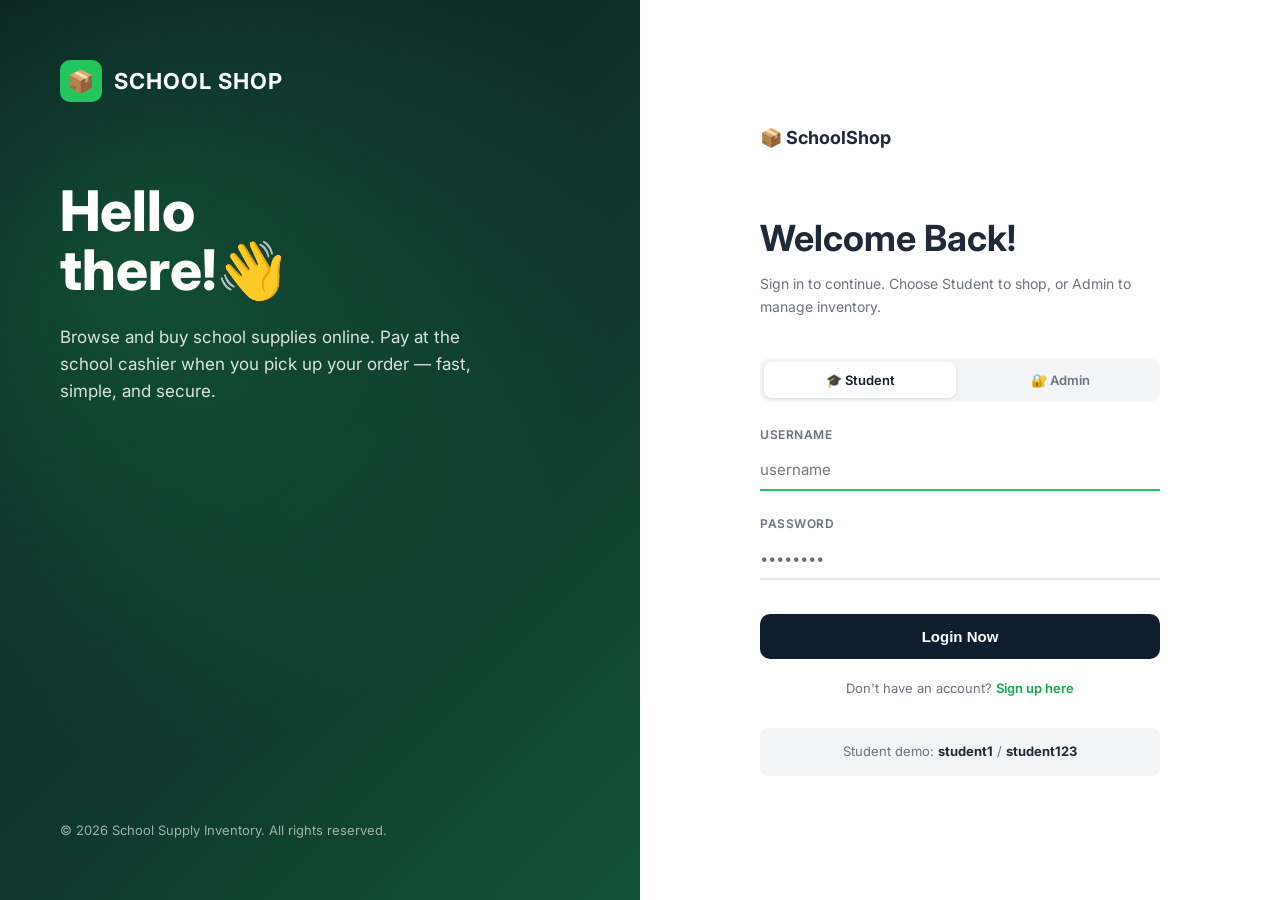
<file: School Inventory System/index.html>
<!DOCTYPE html>
<html lang="en">
<head>
    <meta charset="UTF-8">
    <title>Login - School Supply Inventory</title>
    <link rel="stylesheet" href="assets/css/style.css">
    <link href="https://fonts.googleapis.com/css2?family=Inter:wght@400;500;600;700;800&display=swap" rel="stylesheet">
</head>
<body class="login-body">
    <div class="login-split">
        <div class="login-art">
            <div class="login-art-content">
                <div class="login-logo">
                    <div class="login-logo-icon">📦</div>
                    <span>SCHOOL SHOP</span>
                </div>
                <div class="login-hero">
                    <h1>Hello <br>there!<span>👋</span></h1>
                    <p>Browse and buy school supplies online. Pay at the school cashier when you pick up your order — fast, simple, and secure.</p>
                </div>
            </div>
            <div class="login-footer-text">© 2026 School Supply Inventory. All rights reserved.</div>
        </div>

        <div class="login-form-wrap">
            <div class="login-form-box">
                <div class="login-form-brand">📦 SchoolShop</div>

                <h2>Welcome Back!</h2>
                <p class="subtitle">Sign in to continue. Choose Student to shop, or Admin to manage inventory.</p>

                <div class="login-tabs">
                    <button class="login-tab active" data-tab="customer">🎓 Student</button>
                    <button class="login-tab" data-tab="admin">🔐 Admin</button>
                </div>

                <div class="alert alert-error" id="error-msg" style="display:none;"></div>

                <form id="login-form">
                    <div class="form-group">
                        <label>Username</label>
                        <input type="text" id="username" placeholder="username" required autofocus>
                    </div>
                    <div class="form-group">
                        <label>Password</label>
                        <input type="password" id="password" placeholder="••••••••" required>
                    </div>
                    <button type="submit" class="btn-login">Login Now</button>
                </form>

                <div class="login-switch" id="register-link">
                    Don't have an account? <a href="register.html">Sign up here</a>
                </div>

                <div class="login-hint-card">
                    <div id="hint-customer">Student demo: <b>student1</b> / <b>student123</b></div>
                    <div id="hint-admin" style="display:none;">Admin demo: <b>admin</b> / <b>admin123</b></div>
                </div>
            </div>
        </div>
    </div>

    <script src="assets/js/app.js"></script>
    <script>
        if (Auth.currentUser()) {
            const u = Auth.currentUser();
            window.location.href = u.type === 'customer' ? 'shop.html' : 'dashboard.html';
        }

        let mode = 'customer';
        const tabs = document.querySelectorAll('.login-tab');
        tabs.forEach(tab => {
            tab.addEventListener('click', () => {
                tabs.forEach(t => t.classList.remove('active'));
                tab.classList.add('active');
                mode = tab.dataset.tab;
                document.getElementById('hint-customer').style.display = mode === 'customer' ? '' : 'none';
                document.getElementById('hint-admin').style.display = mode === 'admin' ? '' : 'none';
                document.getElementById('register-link').style.display = mode === 'customer' ? '' : 'none';
            });
        });

        document.getElementById('login-form').addEventListener('submit', e => {
            e.preventDefault();
            const u = document.getElementById('username').value.trim();
            const p = document.getElementById('password').value;
            const err = document.getElementById('error-msg');
            err.style.display = 'none';

            let ok = false;
            if (mode === 'admin') ok = Auth.loginAdmin(u, p);
            else ok = Auth.loginCustomer(u, p);

            if (ok) {
                window.location.href = mode === 'admin' ? 'dashboard.html' : 'shop.html';
            } else {
                err.textContent = 'Invalid username or password.';
                err.style.display = 'block';
            }
        });
    </script>
</body>
</html>
</file>
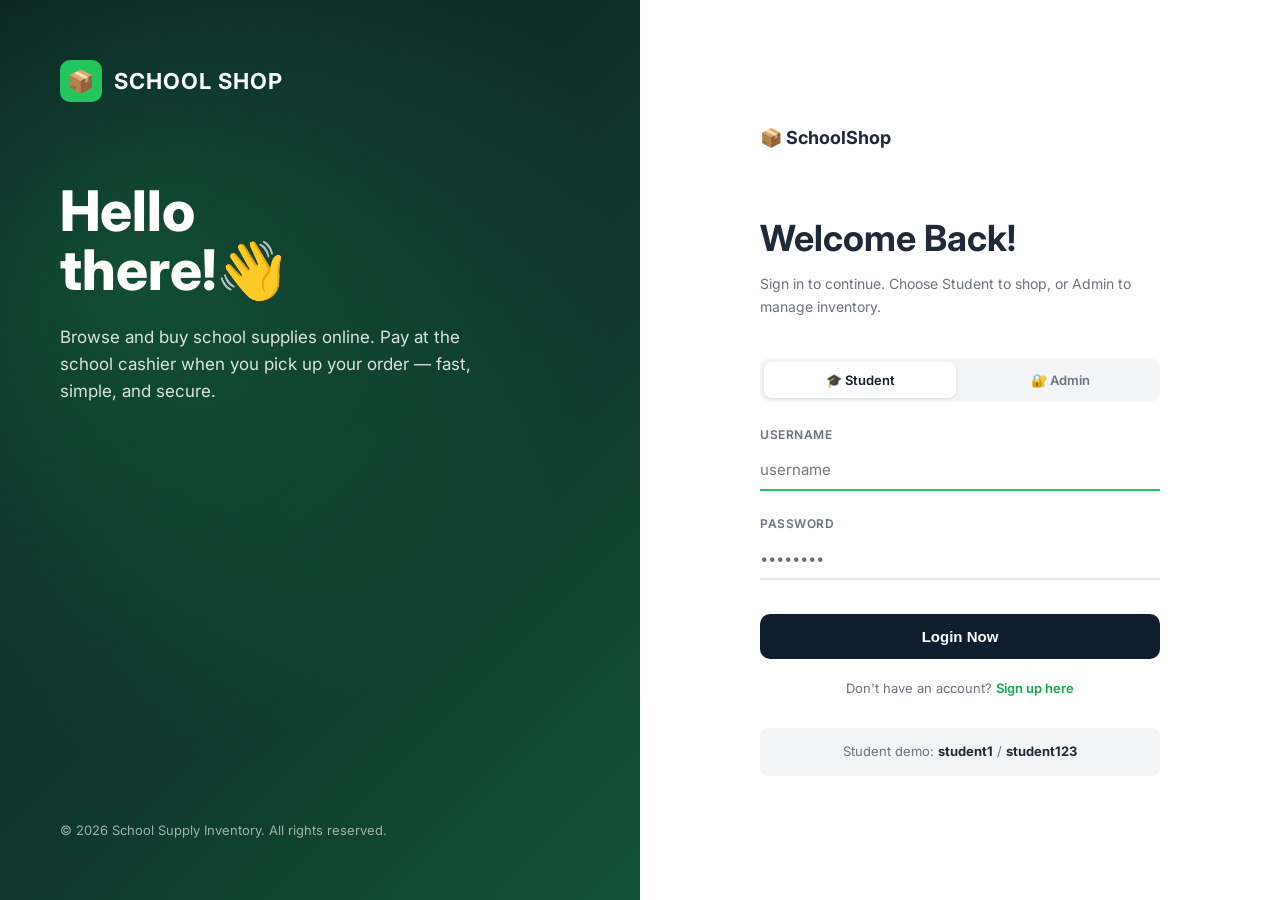
<file: School Inventory System/activity.html>
<!DOCTYPE html>
<html lang="en">
<head>
    <meta charset="UTF-8">
    <title>Activity Log - School Inventory</title>
    <link rel="stylesheet" href="assets/css/style.css">
    <link href="https://fonts.googleapis.com/css2?family=Inter:wght@400;500;600;700;800&display=swap" rel="stylesheet">
</head>
<body>
<div class="layout">
    <div id="sidebar-root"></div>

    <main class="content">
        <div id="topbar-root"></div>

        <div class="page-wrap">
            <header class="page-header">
                <div>
                    <h1>Activity Log</h1>
                    <p>Recent admin actions in the system.</p>
                </div>
                <div class="page-actions">
                    <select id="filter-type" class="btn" style="background:var(--panel-2);">
                        <option value="">All Types</option>
                        <option value="add">Added</option>
                        <option value="edit">Edited</option>
                        <option value="delete">Deleted</option>
                        <option value="login">Login</option>
                    </select>
                    <button class="btn btn-danger" onclick="clearLog()">🗑 Clear Log</button>
                </div>
            </header>

            <div class="alert alert-success" id="flash-msg" style="display:none;"></div>

            <div class="panel">
                <div class="panel-header">
                    <div>
                        <h2>Activity Timeline</h2>
                        <div class="subtitle" id="log-count">0 entries</div>
                    </div>
                </div>
                <div class="activity-list" id="activity-list"></div>
            </div>
        </div>
    </main>
</div>

<script src="assets/js/app.js"></script>
<script>
    Auth.requireAdmin();
    renderSidebar('activity');
    renderTopbar();

    const icons = { add: '➕', edit: '✏️', delete: '🗑️', login: '🔑' };

    function render() {
        const filter = document.getElementById('filter-type').value;
        let activity = Store.getActivity();
        if (filter) activity = activity.filter(a => a.type === filter);

        document.getElementById('log-count').textContent = activity.length + ' entries';
        const el = document.getElementById('activity-list');

        if (activity.length === 0) {
            el.innerHTML = '<div class="empty">No activity yet.</div>';
            return;
        }

        el.innerHTML = activity.map(a => `
            <div class="activity-item">
                <div class="activity-dot ${a.type}">${icons[a.type] || '•'}</div>
                <div class="activity-body">
                    <div class="action">${escapeHTML(a.action)}</div>
                    <div class="meta">by <b>${escapeHTML(a.user)}</b> • ${timeAgo(a.timestamp)} • ${new Date(a.timestamp).toLocaleString()}</div>
                </div>
            </div>
        `).join('');
    }

    function clearLog() {
        if (!confirm('Clear all activity log entries?')) return;
        Store.clearActivity();
        flash('Activity log cleared.');
        render();
    }

    document.getElementById('filter-type').addEventListener('change', render);
    render();
</script>
</body>
</html>
</file>
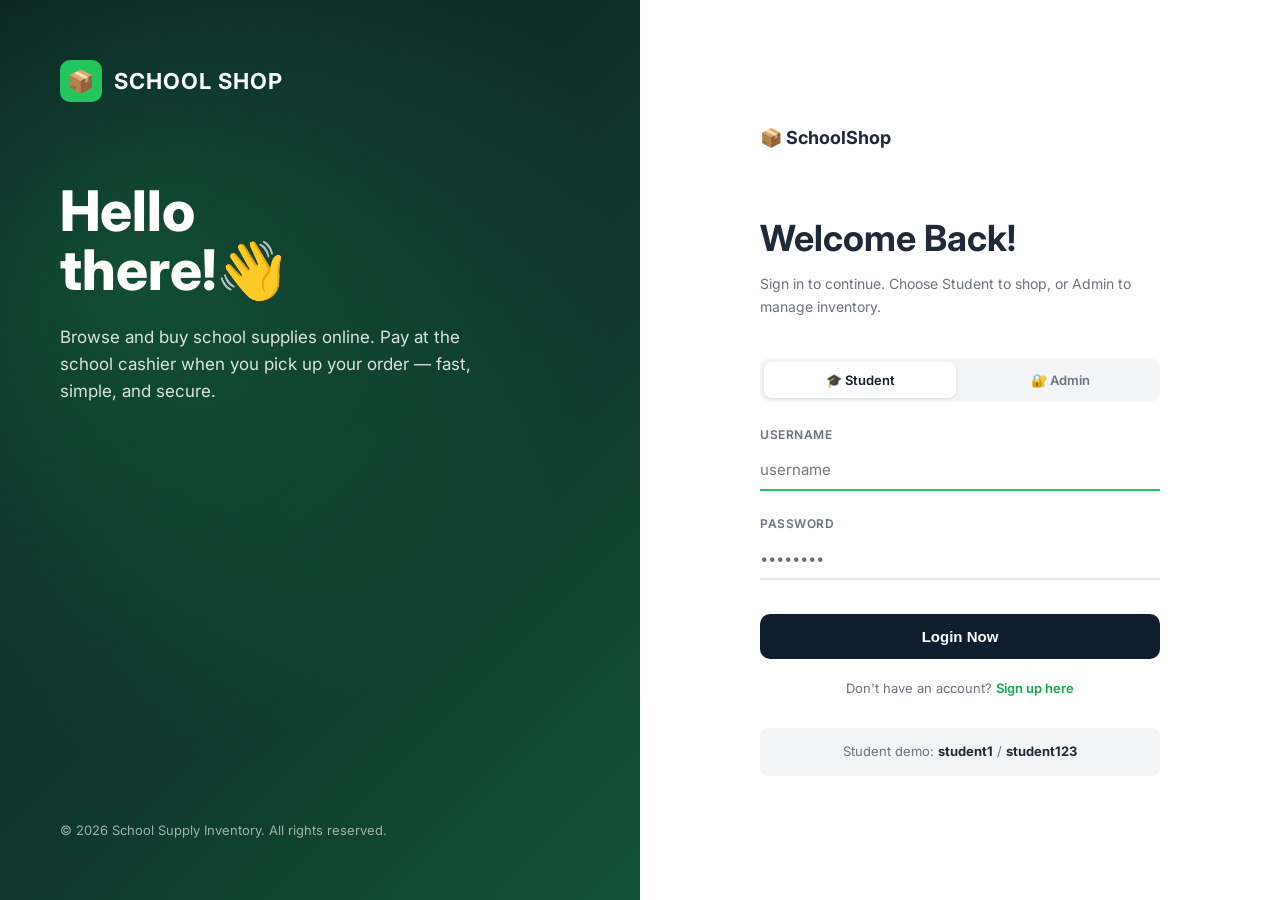
<file: School Inventory System/cart.html>
<!DOCTYPE html>
<html lang="en">
<head>
    <meta charset="UTF-8">
    <title>My Cart - School Supply Shop</title>
    <link rel="stylesheet" href="assets/css/style.css">
    <link href="https://fonts.googleapis.com/css2?family=Inter:wght@400;500;600;700;800&display=swap" rel="stylesheet">
</head>
<body class="shop-body">
    <div id="shop-header-root"></div>

    <main class="shop-main">
        <header class="page-header">
            <div>
                <h1>🛒 My Cart</h1>
                <p>Review your items, then place your order. Pay in cash at the school cashier.</p>
            </div>
            <a href="shop.html" class="btn">← Continue Shopping</a>
        </header>

        <div class="alert alert-success" id="flash-msg" style="display:none;"></div>

        <div id="cart-content"></div>
    </main>

    <!-- Checkout Confirm Modal -->
    <div class="modal" id="confirmModal">
        <div class="modal-content">
            <div class="modal-header">
                <h2>Confirm Your Order</h2>
                <button class="modal-close" onclick="closeModal('confirmModal')">&times;</button>
            </div>
            <div style="padding: 24px;">
                <p style="margin-bottom: 16px;">Please confirm your order details:</p>

                <div class="receipt-info" id="confirm-summary"></div>

                <div class="payment-method-card">
                    <div class="icon">💵</div>
                    <div>
                        <div class="title">Payment Method: Cash at School Cashier</div>
                        <div class="desc">After placing your order, please pay in cash at the school cashier within 24 hours to claim your items. Your order will be cancelled if unpaid.</div>
                    </div>
                </div>

                <div class="form-group">
                    <label>Notes (optional)</label>
                    <textarea id="order-notes" rows="2" placeholder="Any special instructions..."></textarea>
                </div>

                <div class="modal-footer">
                    <button type="button" class="btn" onclick="closeModal('confirmModal')">Cancel</button>
                    <button type="button" class="btn btn-primary" onclick="placeOrder()">✓ Place Order</button>
                </div>
            </div>
        </div>
    </div>

    <script src="assets/js/app.js"></script>
    <script>
        Auth.requireCustomer();
        renderShopHeader('cart');

        function render() {
            const items = Cart.detailed();
            const el = document.getElementById('cart-content');

            if (items.length === 0) {
                el.innerHTML = `
                    <div class="panel">
                        <div class="panel-body" style="text-align:center; padding: 60px 20px;">
                            <div style="font-size: 80px; margin-bottom: 20px;">🛒</div>
                            <h2 style="margin-bottom: 12px;">Your cart is empty</h2>
                            <p class="text-muted" style="margin-bottom: 24px;">Browse the shop and add items to get started.</p>
                            <a href="shop.html" class="btn btn-primary">Browse Products</a>
                        </div>
                    </div>
                `;
                return;
            }

            const total = Cart.total();
            el.innerHTML = `
                <div class="cart-grid">
                    <div class="panel">
                        <div class="panel-header"><h2>${items.length} Item${items.length > 1 ? 's' : ''} in Cart</h2></div>
                        ${items.map(i => `
                            <div class="cart-item">
                                <div class="cart-item-img">${ICONS[i.category] || '📦'}</div>
                                <div>
                                    <div class="cart-item-name">${escapeHTML(i.name)}</div>
                                    <div class="cart-item-meta">${escapeHTML(i.sku)} · ${escapeHTML(i.category)}</div>
                                    <div class="cart-item-meta">${formatPeso(i.price)} each</div>
                                </div>
                                <div class="qty-control">
                                    <button onclick="changeQty(${i.product_id}, ${i.quantity - 1})">−</button>
                                    <span style="min-width: 32px; text-align: center; font-weight: 600;">${i.quantity}</span>
                                    <button onclick="changeQty(${i.product_id}, ${i.quantity + 1})">+</button>
                                </div>
                                <div style="font-weight: 700; min-width: 80px; text-align: right;">${formatPeso(i.subtotal)}</div>
                                <button class="btn btn-icon btn-sm btn-danger" onclick="removeItem(${i.product_id})">🗑</button>
                            </div>
                        `).join('')}
                    </div>

                    <div>
                        <div class="panel">
                            <div class="panel-header"><h2>Order Summary</h2></div>
                            <div class="panel-body">
                                <div class="cart-summary-row">
                                    <span>Items</span>
                                    <span>${items.reduce((s, i) => s + i.quantity, 0)}</span>
                                </div>
                                <div class="cart-summary-row">
                                    <span>Subtotal</span>
                                    <span>${formatPeso(total)}</span>
                                </div>
                                <div class="cart-summary-row total">
                                    <span>Total</span>
                                    <span>${formatPeso(total)}</span>
                                </div>

                                <div class="payment-method-card" style="margin-top: 20px;">
                                    <div class="icon">💵</div>
                                    <div>
                                        <div class="title">Cash at Cashier</div>
                                        <div class="desc">Pay in cash at the school cashier when you pick up.</div>
                                    </div>
                                </div>

                                <button class="btn btn-primary btn-block" style="margin-top: 16px;" onclick="openCheckout()">
                                    Proceed to Checkout →
                                </button>
                                <button class="btn btn-ghost btn-block" style="margin-top: 8px;" onclick="clearCart()">
                                    Clear Cart
                                </button>
                            </div>
                        </div>
                    </div>
                </div>
            `;
        }

        function changeQty(id, qty) {
            if (qty > 0) {
                const product = Store.getProduct(id);
                if (qty > product.quantity) {
                    flash(`Only ${product.quantity} available in stock.`, 'error');
                    return;
                }
            }
            Cart.updateQty(id, qty);
            render();
            renderShopHeader('cart');
        }

        function removeItem(id) {
            Cart.remove(id);
            flash('Item removed from cart.');
            render();
            renderShopHeader('cart');
        }

        function clearCart() {
            if (!confirm('Empty your entire cart?')) return;
            Cart.clear();
            flash('Cart cleared.');
            render();
            renderShopHeader('cart');
        }

        function openCheckout() {
            const items = Cart.detailed();
            const total = Cart.total();
            document.getElementById('confirm-summary').innerHTML = `
                <div class="cart-summary-row"><span>Items</span><span>${items.length} (${items.reduce((s, i) => s + i.quantity, 0)} units)</span></div>
                <div class="cart-summary-row"><span>Customer</span><span>${escapeHTML(Auth.currentUser().full_name || Auth.currentUser().username)}</span></div>
                <div class="cart-summary-row total"><span>Total Amount</span><span>${formatPeso(total)}</span></div>
            `;
            openModal('confirmModal');
        }

        function placeOrder() {
            const user = Auth.currentUser();
            const items = Cart.detailed();
            if (items.length === 0) { flash('Cart is empty.', 'error'); return; }

            // Re-check stock
            for (const i of items) {
                const p = Store.getProduct(i.product_id);
                if (!p || p.quantity < i.quantity) {
                    flash(`"${i.name}" no longer has enough stock. Please update your cart.`, 'error');
                    closeModal('confirmModal');
                    render();
                    return;
                }
            }

            const order = Store.addOrder({
                customer_id: user.id,
                customer_name: user.full_name || user.username,
                student_id: user.student_id,
                items: items.map(i => ({
                    product_id: i.product_id,
                    name: i.name,
                    sku: i.sku,
                    price: i.price,
                    quantity: i.quantity,
                    subtotal: i.subtotal
                })),
                total: Cart.total(),
                payment_method: 'cash_cashier',
                notes: document.getElementById('order-notes').value.trim()
            });

            Cart.clear();
            closeModal('confirmModal');
            window.location.href = 'order-success.html?order=' + order.order_number;
        }

        render();
    </script>
</body>
</html>
</file>
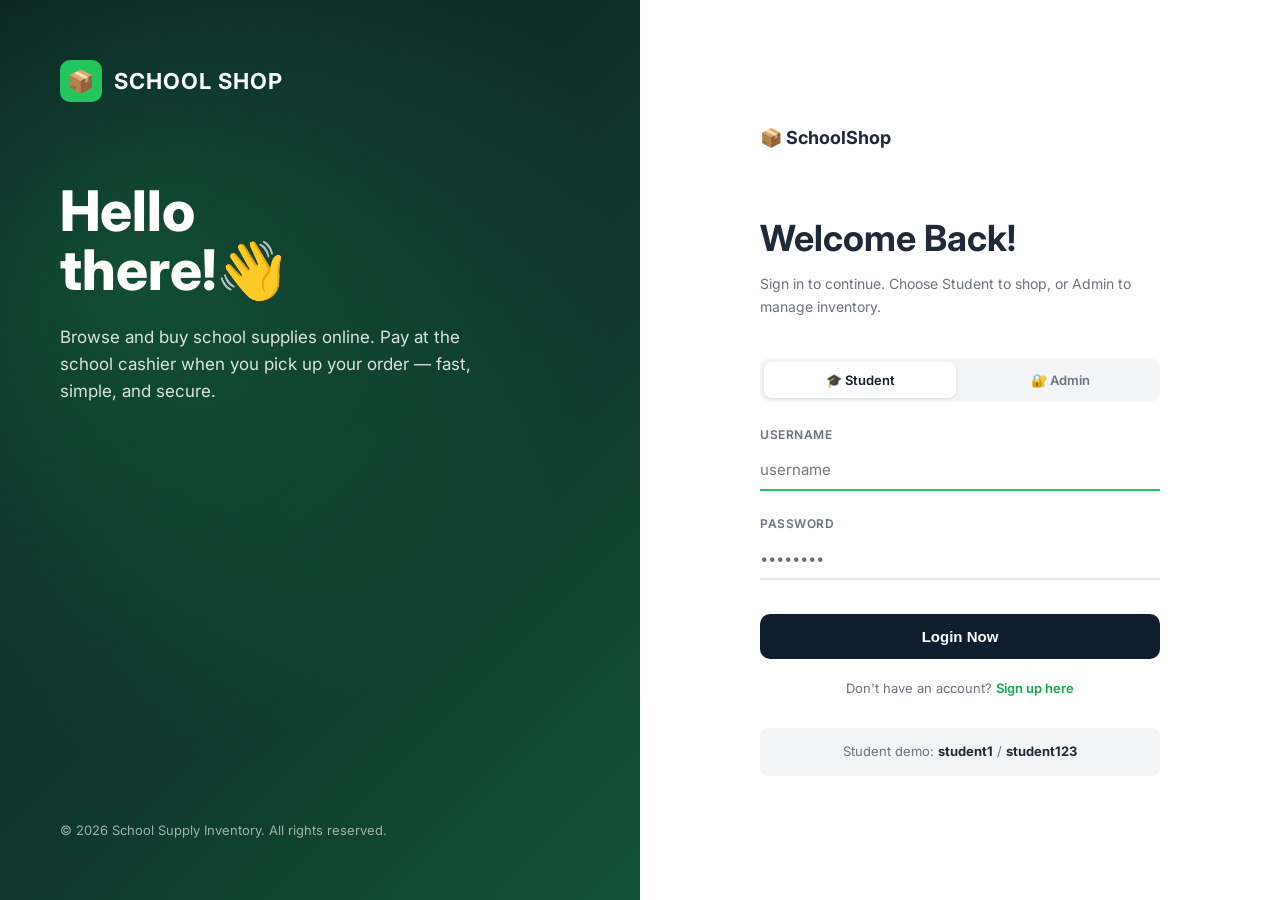
<file: School Inventory System/categories.html>
<!DOCTYPE html>
<html lang="en">
<head>
    <meta charset="UTF-8">
    <title>Categories - School Inventory</title>
    <link rel="stylesheet" href="assets/css/style.css">
    <link href="https://fonts.googleapis.com/css2?family=Inter:wght@400;500;600;700;800&display=swap" rel="stylesheet">
</head>
<body>
<div class="layout">
    <div id="sidebar-root"></div>

    <main class="content">
        <div id="topbar-root"></div>

        <div class="page-wrap">
            <header class="page-header">
                <div>
                    <h1>Categories</h1>
                    <p>Organize products by category.</p>
                </div>
                <div class="page-actions">
                    <button class="btn btn-primary" onclick="openAddModal()">+ Add Category</button>
                </div>
            </header>

            <div class="alert alert-success" id="flash-msg" style="display:none;"></div>

            <div class="cards" id="category-cards"></div>

            <div class="panel">
                <div class="panel-header"><h2>All Categories</h2></div>
                <div class="table-wrap">
                    <table class="table">
                        <thead>
                            <tr>
                                <th>ID</th>
                                <th>Name</th>
                                <th>Description</th>
                                <th>Products</th>
                                <th>Actions</th>
                            </tr>
                        </thead>
                        <tbody id="cat-tbody"></tbody>
                    </table>
                </div>
            </div>
        </div>
    </main>
</div>

<div class="modal" id="addModal">
    <div class="modal-content">
        <div class="modal-header">
            <h2 id="modal-title">+ Add Category</h2>
            <button class="modal-close" onclick="closeModal('addModal')">&times;</button>
        </div>
        <form id="cat-form">
            <input type="hidden" id="cat-id">
            <div class="form-group">
                <label>Category Name *</label>
                <input type="text" id="cat-name" required>
            </div>
            <div class="form-group">
                <label>Description</label>
                <textarea id="cat-desc" rows="3"></textarea>
            </div>
            <div class="modal-footer">
                <button type="button" class="btn" onclick="closeModal('addModal')">Cancel</button>
                <button type="submit" class="btn btn-primary">Save</button>
            </div>
        </form>
    </div>
</div>

<script src="assets/js/app.js"></script>
<script>
    Auth.requireAdmin();
    renderSidebar('categories');
    renderTopbar();

    function render() {
        const cats = Store.getCategories();
        const products = Store.getProducts();

        // Cards
        const cardsEl = document.getElementById('category-cards');
        cardsEl.innerHTML = cats.map(c => {
            const count = products.filter(p => p.category === c.name).length;
            return `
                <div class="card">
                    <div class="card-icon">${ICONS[c.name] || '📁'}</div>
                    <div class="card-info">
                        <h3>${count}</h3>
                        <p>${escapeHTML(c.name)}</p>
                    </div>
                </div>
            `;
        }).join('');

        // Table
        const tbody = document.getElementById('cat-tbody');
        if (cats.length === 0) {
            tbody.innerHTML = '<tr><td colspan="5" class="empty">No categories yet.</td></tr>';
            return;
        }
        tbody.innerHTML = cats.map(c => {
            const count = products.filter(p => p.category === c.name).length;
            return `
                <tr>
                    <td>#${c.id}</td>
                    <td>
                        <div class="product-cell">
                            <div class="product-img">${ICONS[c.name] || '📁'}</div>
                            <div class="product-name">${escapeHTML(c.name)}</div>
                        </div>
                    </td>
                    <td class="text-muted">${escapeHTML(c.description || '—')}</td>
                    <td><span class="badge badge-success">${count} items</span></td>
                    <td class="actions">
                        <button class="btn btn-icon btn-sm" onclick="openEditModal(${c.id})">✏️</button>
                        <button class="btn btn-icon btn-sm btn-danger" onclick="deleteCat(${c.id})">🗑</button>
                    </td>
                </tr>
            `;
        }).join('');
    }

    function openAddModal() {
        document.getElementById('cat-form').reset();
        document.getElementById('cat-id').value = '';
        document.getElementById('modal-title').textContent = '+ Add Category';
        openModal('addModal');
    }

    function openEditModal(id) {
        const c = Store.getCategories().find(x => x.id === id);
        if (!c) return;
        document.getElementById('cat-id').value = c.id;
        document.getElementById('cat-name').value = c.name;
        document.getElementById('cat-desc').value = c.description || '';
        document.getElementById('modal-title').textContent = '✏️ Edit Category';
        openModal('addModal');
    }

    document.getElementById('cat-form').addEventListener('submit', e => {
        e.preventDefault();
        const id = document.getElementById('cat-id').value;
        const data = {
            name: document.getElementById('cat-name').value.trim(),
            description: document.getElementById('cat-desc').value.trim()
        };
        if (id) {
            Store.updateCategory(parseInt(id), data);
            flash('Category updated.');
        } else {
            Store.addCategory(data);
            flash('Category added.');
        }
        closeModal('addModal');
        render();
    });

    function deleteCat(id) {
        if (!confirm('Delete this category? Products in this category will not be deleted.')) return;
        Store.deleteCategory(id);
        flash('Category deleted.');
        render();
    }

    render();
</script>
</body>
</html>
</file>
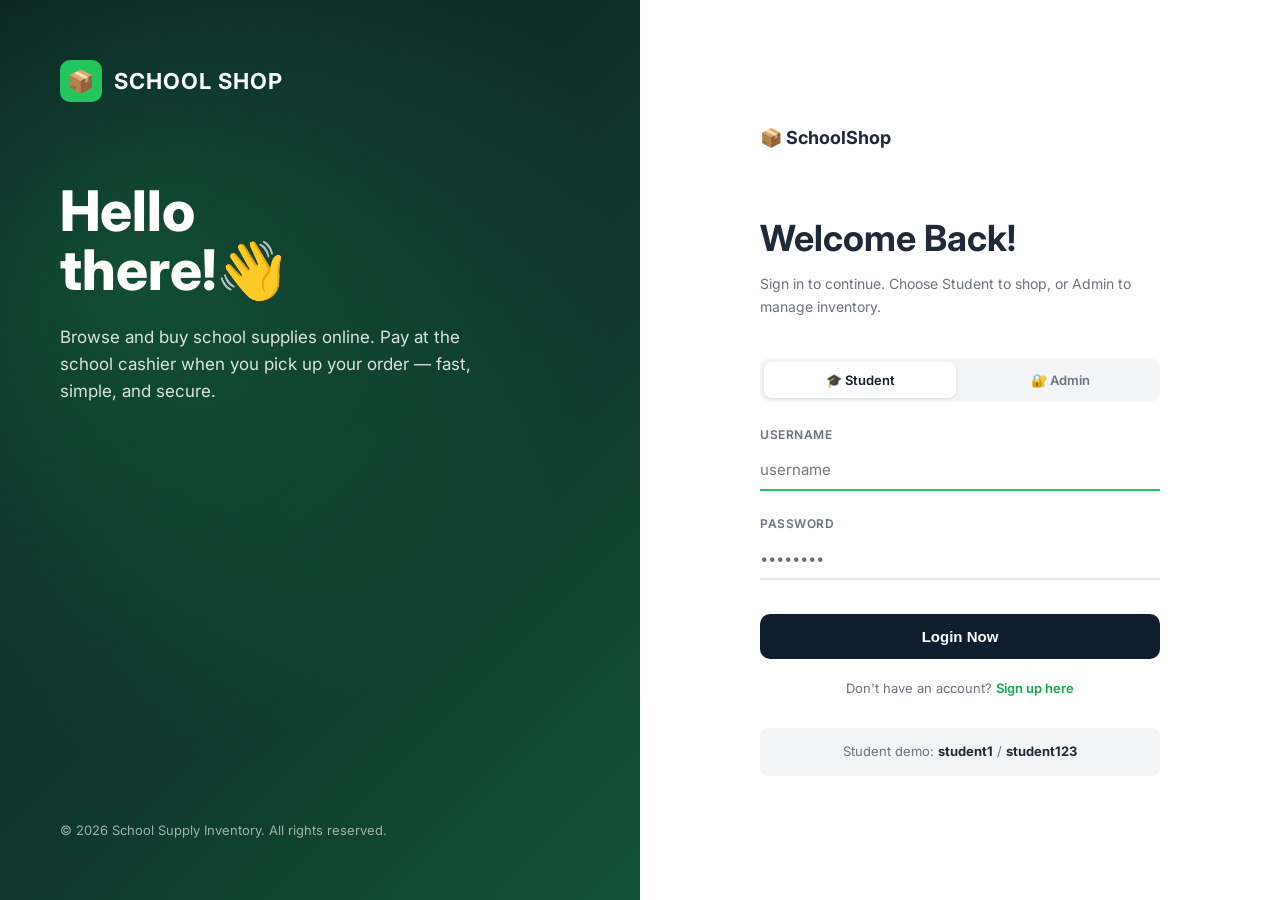
<file: School Inventory System/my-orders.html>
<!DOCTYPE html>
<html lang="en">
<head>
    <meta charset="UTF-8">
    <title>My Orders - School Supply Shop</title>
    <link rel="stylesheet" href="assets/css/style.css">
    <link href="https://fonts.googleapis.com/css2?family=Inter:wght@400;500;600;700;800&display=swap" rel="stylesheet">
</head>
<body class="shop-body">
    <div id="shop-header-root"></div>

    <main class="shop-main">
        <header class="page-header">
            <div>
                <h1>📋 My Orders</h1>
                <p>Track your order history and payment status.</p>
            </div>
        </header>

        <div class="alert alert-success" id="flash-msg" style="display:none;"></div>

        <div id="orders-content"></div>
    </main>

    <!-- Order detail modal -->
    <div class="modal" id="orderModal">
        <div class="modal-content">
            <div class="modal-header">
                <h2 id="modal-title">Order Details</h2>
                <button class="modal-close" onclick="closeModal('orderModal')">&times;</button>
            </div>
            <div style="padding: 24px;" id="modal-body"></div>
        </div>
    </div>

    <script src="assets/js/app.js"></script>
    <script>
        Auth.requireCustomer();
        renderShopHeader('my-orders');

        const user = Auth.currentUser();

        function render() {
            const orders = Store.getCustomerOrders(user.id).sort((a, b) => b.created_at - a.created_at);
            const el = document.getElementById('orders-content');

            if (orders.length === 0) {
                el.innerHTML = `
                    <div class="panel">
                        <div class="panel-body" style="text-align:center; padding: 60px 20px;">
                            <div style="font-size: 80px; margin-bottom: 20px;">📦</div>
                            <h2 style="margin-bottom: 12px;">No orders yet</h2>
                            <p class="text-muted" style="margin-bottom: 24px;">Browse the shop to place your first order.</p>
                            <a href="shop.html" class="btn btn-primary">Browse Products</a>
                        </div>
                    </div>
                `;
                return;
            }

            el.innerHTML = `
                <div class="panel">
                    <div class="panel-header"><h2>All Orders (${orders.length})</h2></div>
                    <div class="table-wrap">
                        <table class="table">
                            <thead>
                                <tr>
                                    <th>Order #</th>
                                    <th>Date</th>
                                    <th>Items</th>
                                    <th>Total</th>
                                    <th>Status</th>
                                    <th>Actions</th>
                                </tr>
                            </thead>
                            <tbody>
                            ${orders.map(o => {
                                const st = ORDER_STATUS[o.status] || ORDER_STATUS.pending;
                                return `
                                    <tr>
                                        <td><strong>${escapeHTML(o.order_number)}</strong></td>
                                        <td class="text-muted">${formatDateTime(o.created_at)}</td>
                                        <td>${o.items.length} item${o.items.length > 1 ? 's' : ''} (${o.items.reduce((s, i) => s + i.quantity, 0)} units)</td>
                                        <td><strong>${formatPeso(o.total)}</strong></td>
                                        <td><span class="badge ${st.color}">${st.icon} ${st.label}</span></td>
                                        <td><button class="btn btn-sm" onclick="viewOrder(${o.id})">View Details</button></td>
                                    </tr>
                                `;
                            }).join('')}
                            </tbody>
                        </table>
                    </div>
                </div>
            `;
        }

        function viewOrder(id) {
            const o = Store.getOrders().find(x => x.id === id);
            if (!o) return;
            const st = ORDER_STATUS[o.status] || ORDER_STATUS.pending;
            document.getElementById('modal-title').textContent = 'Order ' + o.order_number;
            document.getElementById('modal-body').innerHTML = `
                <div class="cart-summary-row"><span>Status</span><span class="badge ${st.color}">${st.icon} ${st.label}</span></div>
                <div class="cart-summary-row"><span>Date Placed</span><span>${formatDateTime(o.created_at)}</span></div>
                ${o.paid_at ? `<div class="cart-summary-row"><span>Paid On</span><span>${formatDateTime(o.paid_at)}</span></div>` : ''}
                ${o.completed_at ? `<div class="cart-summary-row"><span>Completed</span><span>${formatDateTime(o.completed_at)}</span></div>` : ''}

                <h3 style="margin: 20px 0 10px;">Items</h3>
                <div class="receipt-info">
                    ${o.items.map(i => `
                        <div class="cart-summary-row">
                            <span>${escapeHTML(i.name)} × ${i.quantity}</span>
                            <span>${formatPeso(i.subtotal)}</span>
                        </div>
                    `).join('')}
                    <div class="cart-summary-row total"><span>Total</span><span>${formatPeso(o.total)}</span></div>
                </div>

                ${o.notes ? `<div style="margin-top:16px;"><b>Notes:</b> ${escapeHTML(o.notes)}</div>` : ''}

                ${o.status === 'pending' ? `
                    <div class="payment-method-card" style="margin-top:20px;">
                        <div class="icon">💵</div>
                        <div>
                            <div class="title">Awaiting Payment</div>
                            <div class="desc">Visit the school cashier and present order number <b>${escapeHTML(o.order_number)}</b> to pay <b>${formatPeso(o.total)}</b> in cash.</div>
                        </div>
                    </div>` : ''}
            `;
            openModal('orderModal');
        }

        render();
    </script>
</body>
</html>
</file>
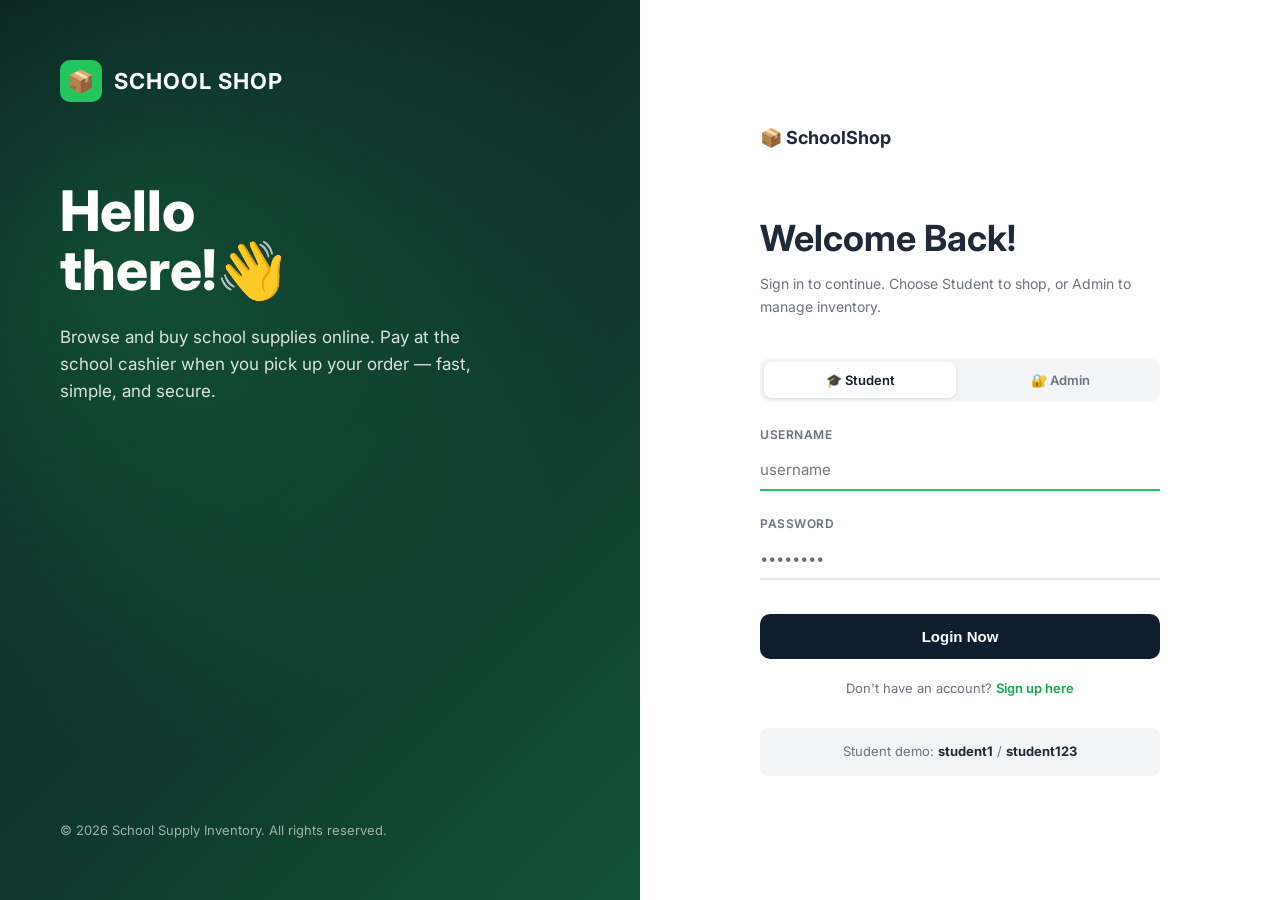
<file: School Inventory System/order-success.html>
<!DOCTYPE html>
<html lang="en">
<head>
    <meta charset="UTF-8">
    <title>Order Placed - School Supply Shop</title>
    <link rel="stylesheet" href="assets/css/style.css">
    <link href="https://fonts.googleapis.com/css2?family=Inter:wght@400;500;600;700;800&display=swap" rel="stylesheet">
</head>
<body class="shop-body">
    <div id="shop-header-root"></div>

    <main class="shop-main">
        <div class="receipt" id="receipt"></div>
    </main>

    <script src="assets/js/app.js"></script>
    <script>
        Auth.requireCustomer();
        renderShopHeader('');

        const orderNum = new URLSearchParams(location.search).get('order');
        const order = Store.getOrders().find(o => o.order_number === orderNum);

        const el = document.getElementById('receipt');
        if (!order) {
            el.innerHTML = `
                <h2>Order Not Found</h2>
                <p class="text-muted">We couldn't find that order.</p>
                <a href="shop.html" class="btn btn-primary" style="margin-top:20px;">Back to Shop</a>
            `;
        } else {
            el.innerHTML = `
                <div class="check">✓</div>
                <h2>Order Placed!</h2>
                <p class="text-muted">Thank you for your order. Please pay at the cashier to complete the purchase.</p>

                <div class="order-num">${escapeHTML(order.order_number)}</div>

                <div class="receipt-info">
                    <div class="cart-summary-row"><span>Customer</span><span>${escapeHTML(order.customer_name)}</span></div>
                    ${order.student_id ? `<div class="cart-summary-row"><span>Student ID</span><span>${escapeHTML(order.student_id)}</span></div>` : ''}
                    <div class="cart-summary-row"><span>Items</span><span>${order.items.length} (${order.items.reduce((s, i) => s + i.quantity, 0)} units)</span></div>
                    <div class="cart-summary-row"><span>Date</span><span>${formatDateTime(order.created_at)}</span></div>
                    <div class="cart-summary-row total"><span>Total to Pay</span><span>${formatPeso(order.total)}</span></div>
                </div>

                <div class="payment-method-card" style="text-align:left;">
                    <div class="icon">💵</div>
                    <div>
                        <div class="title">Next Step: Pay at the School Cashier</div>
                        <div class="desc">Bring this order number to the school cashier and pay <b>${formatPeso(order.total)}</b> in cash. Your items will be reserved for 24 hours.</div>
                    </div>
                </div>

                <div style="display:flex;gap:10px;justify-content:center;margin-top:24px;">
                    <a href="my-orders.html" class="btn">📋 View My Orders</a>
                    <a href="shop.html" class="btn btn-primary">Continue Shopping</a>
                </div>
            `;
        }
    </script>
</body>
</html>
</file>
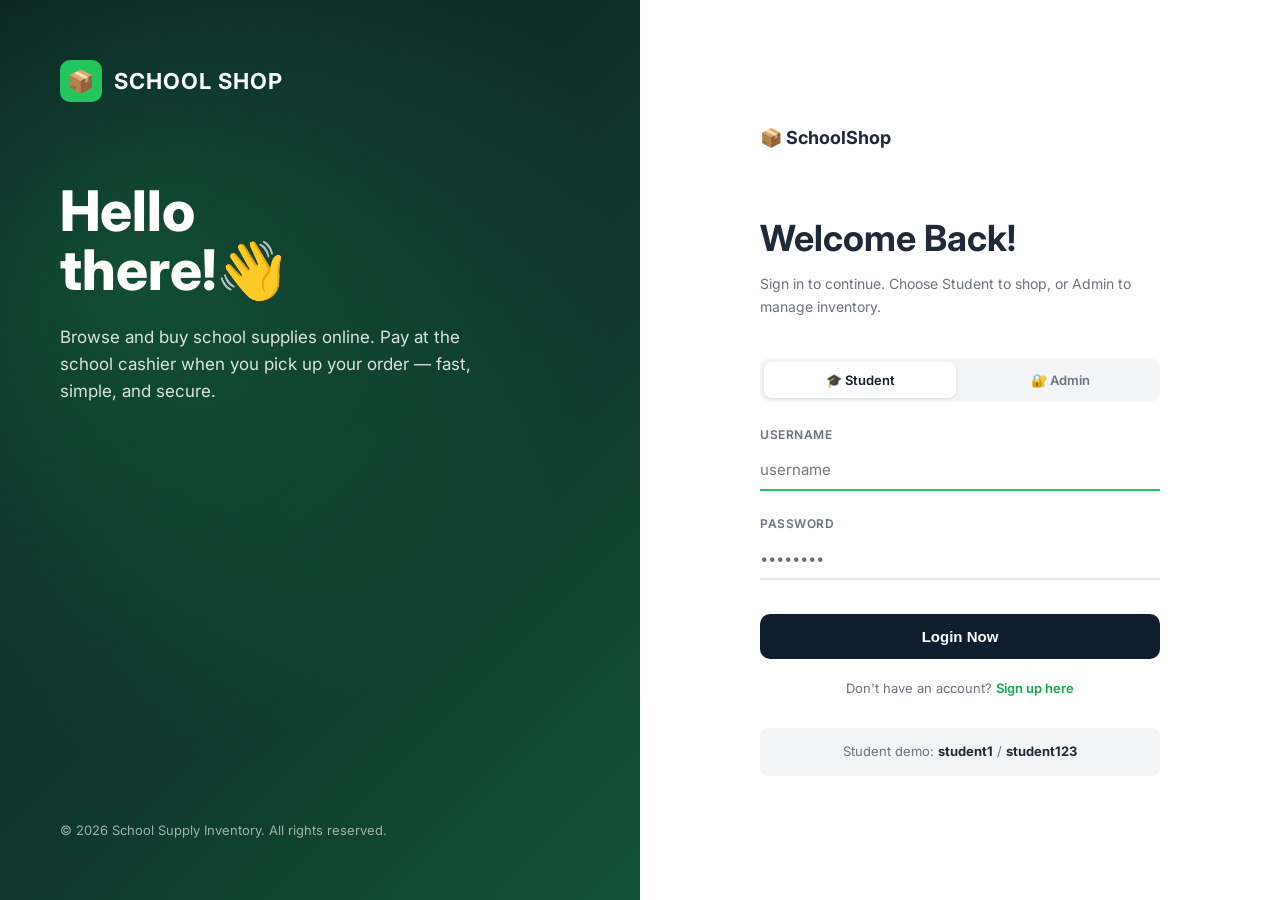
<file: School Inventory System/orders.html>
<!DOCTYPE html>
<html lang="en">
<head>
    <meta charset="UTF-8">
    <title>Orders - School Inventory</title>
    <link rel="stylesheet" href="assets/css/style.css">
    <link href="https://fonts.googleapis.com/css2?family=Inter:wght@400;500;600;700;800&display=swap" rel="stylesheet">
</head>
<body>
<div class="layout">
    <div id="sidebar-root"></div>

    <main class="content">
        <div id="topbar-root"></div>

        <div class="page-wrap">
            <header class="page-header">
                <div>
                    <h1>Customer Orders</h1>
                    <p>Manage student orders. Mark as paid when cash is received at the cashier.</p>
                </div>
                <div class="page-actions">
                    <button class="btn" onclick="exportCSV()">⬇ Export CSV</button>
                </div>
            </header>

            <div class="alert alert-success" id="flash-msg" style="display:none;"></div>

            <div class="cards">
                <div class="card orange">
                    <div class="card-icon">⏳</div>
                    <div class="card-info"><h3 id="stat-pending">0</h3><p>Pending Payment</p></div>
                </div>
                <div class="card">
                    <div class="card-icon">💵</div>
                    <div class="card-info"><h3 id="stat-paid">0</h3><p>Paid (Ready)</p></div>
                </div>
                <div class="card blue">
                    <div class="card-icon">✅</div>
                    <div class="card-info"><h3 id="stat-completed">0</h3><p>Completed</p></div>
                </div>
                <div class="card red">
                    <div class="card-icon">💰</div>
                    <div class="card-info"><h3 id="stat-revenue">₱0</h3><p>Revenue (Paid)</p></div>
                </div>
            </div>

            <div class="panel">
                <div class="panel-header">
                    <form class="search-form" onsubmit="event.preventDefault(); render();">
                        <input type="text" id="search-input" placeholder="🔍 Search order #, customer, student ID...">
                        <select id="status-filter">
                            <option value="">All Statuses</option>
                            <option value="pending">⏳ Pending Payment</option>
                            <option value="paid">💵 Paid</option>
                            <option value="completed">✅ Completed</option>
                            <option value="cancelled">✖ Cancelled</option>
                        </select>
                        <button type="button" class="btn btn-ghost" onclick="clearFilters()">Clear</button>
                    </form>
                </div>

                <div class="table-wrap">
                    <table class="table">
                        <thead>
                            <tr>
                                <th>Order #</th>
                                <th>Customer</th>
                                <th>Items</th>
                                <th>Total</th>
                                <th>Status</th>
                                <th>Date</th>
                                <th>Actions</th>
                            </tr>
                        </thead>
                        <tbody id="orders-tbody"></tbody>
                    </table>
                </div>
            </div>
        </div>
    </main>
</div>

<!-- Detail modal -->
<div class="modal" id="orderModal">
    <div class="modal-content" style="max-width: 600px;">
        <div class="modal-header">
            <h2 id="modal-title">Order Details</h2>
            <button class="modal-close" onclick="closeModal('orderModal')">&times;</button>
        </div>
        <div style="padding: 24px;" id="modal-body"></div>
    </div>
</div>

<script src="assets/js/app.js"></script>
<script>
    Auth.requireAdmin();
    renderSidebar('orders');
    renderTopbar();

    function filtered() {
        const search = document.getElementById('search-input').value.trim().toLowerCase();
        const status = document.getElementById('status-filter').value;
        let list = Store.getOrders().slice().sort((a, b) => b.created_at - a.created_at);
        if (search) list = list.filter(o =>
            o.order_number.toLowerCase().includes(search) ||
            (o.customer_name || '').toLowerCase().includes(search) ||
            (o.student_id || '').toLowerCase().includes(search)
        );
        if (status) list = list.filter(o => o.status === status);
        return list;
    }

    function render() {
        const all = Store.getOrders();
        document.getElementById('stat-pending').textContent = all.filter(o => o.status === 'pending').length;
        document.getElementById('stat-paid').textContent = all.filter(o => o.status === 'paid').length;
        document.getElementById('stat-completed').textContent = all.filter(o => o.status === 'completed').length;
        const revenue = all.filter(o => o.status === 'paid' || o.status === 'completed').reduce((s, o) => s + o.total, 0);
        document.getElementById('stat-revenue').textContent = formatPeso(revenue);

        const list = filtered();
        const tbody = document.getElementById('orders-tbody');
        if (list.length === 0) {
            tbody.innerHTML = '<tr><td colspan="7" class="empty">No orders found.</td></tr>';
            return;
        }
        tbody.innerHTML = list.map(o => {
            const st = ORDER_STATUS[o.status] || ORDER_STATUS.pending;
            return `
                <tr>
                    <td><strong>${escapeHTML(o.order_number)}</strong></td>
                    <td>
                        <div class="product-name">${escapeHTML(o.customer_name)}</div>
                        <div class="product-sku">${escapeHTML(o.student_id || '')}</div>
                    </td>
                    <td>${o.items.reduce((s, i) => s + i.quantity, 0)} units</td>
                    <td><strong>${formatPeso(o.total)}</strong></td>
                    <td><span class="badge ${st.color}">${st.icon} ${st.label}</span></td>
                    <td class="text-muted">${formatDateTime(o.created_at)}</td>
                    <td class="actions">
                        <button class="btn btn-sm" onclick="viewOrder(${o.id})">View</button>
                        ${o.status === 'pending' ? `<button class="btn btn-sm btn-primary" onclick="markPaid(${o.id})">💵 Mark Paid</button>` : ''}
                        ${o.status === 'paid' ? `<button class="btn btn-sm btn-primary" onclick="markCompleted(${o.id})">✅ Complete</button>` : ''}
                        ${(o.status === 'pending' || o.status === 'paid') ? `<button class="btn btn-sm btn-danger" onclick="cancelOrder(${o.id})">✖</button>` : ''}
                    </td>
                </tr>
            `;
        }).join('');
    }

    function viewOrder(id) {
        const o = Store.getOrders().find(x => x.id === id);
        if (!o) return;
        const st = ORDER_STATUS[o.status] || ORDER_STATUS.pending;
        document.getElementById('modal-title').textContent = 'Order ' + o.order_number;
        document.getElementById('modal-body').innerHTML = `
            <div class="receipt-info">
                <div class="cart-summary-row"><span>Status</span><span class="badge ${st.color}">${st.icon} ${st.label}</span></div>
                <div class="cart-summary-row"><span>Customer</span><span>${escapeHTML(o.customer_name)}</span></div>
                ${o.student_id ? `<div class="cart-summary-row"><span>Student ID</span><span>${escapeHTML(o.student_id)}</span></div>` : ''}
                <div class="cart-summary-row"><span>Placed</span><span>${formatDateTime(o.created_at)}</span></div>
                ${o.paid_at ? `<div class="cart-summary-row"><span>Paid</span><span>${formatDateTime(o.paid_at)}</span></div>` : ''}
                ${o.completed_at ? `<div class="cart-summary-row"><span>Completed</span><span>${formatDateTime(o.completed_at)}</span></div>` : ''}
            </div>

            <h3 style="margin: 18px 0 10px;">Items (${o.items.reduce((s, i) => s + i.quantity, 0)} units)</h3>
            <div class="receipt-info">
                ${o.items.map(i => `
                    <div class="cart-summary-row">
                        <span>${escapeHTML(i.name)} <span class="text-muted">× ${i.quantity}</span></span>
                        <span>${formatPeso(i.subtotal)}</span>
                    </div>
                `).join('')}
                <div class="cart-summary-row total"><span>TOTAL</span><span>${formatPeso(o.total)}</span></div>
            </div>

            ${o.notes ? `<div class="receipt-info"><b>Notes:</b><br>${escapeHTML(o.notes)}</div>` : ''}

            <div style="display:flex;gap:10px;margin-top:20px;flex-wrap:wrap;">
                ${o.status === 'pending' ? `<button class="btn btn-primary" onclick="markPaid(${o.id}); closeModal('orderModal');">💵 Mark as Paid</button>` : ''}
                ${o.status === 'paid' ? `<button class="btn btn-primary" onclick="markCompleted(${o.id}); closeModal('orderModal');">✅ Mark as Completed</button>` : ''}
                ${(o.status === 'pending' || o.status === 'paid') ? `<button class="btn btn-danger" onclick="cancelOrder(${o.id}); closeModal('orderModal');">✖ Cancel Order</button>` : ''}
            </div>
        `;
        openModal('orderModal');
    }

    function markPaid(id) {
        if (!confirm('Confirm payment received at the cashier?')) return;
        Store.updateOrderStatus(id, 'paid');
        flash('Order marked as paid.');
        render();
    }

    function markCompleted(id) {
        if (!confirm('Mark this order as completed (items handed to customer)?')) return;
        Store.updateOrderStatus(id, 'completed');
        flash('Order completed.');
        render();
    }

    function cancelOrder(id) {
        if (!confirm('Cancel this order? Stock will be returned to inventory.')) return;
        Store.updateOrderStatus(id, 'cancelled');
        flash('Order cancelled. Stock restored.');
        render();
    }

    function clearFilters() {
        document.getElementById('search-input').value = '';
        document.getElementById('status-filter').value = '';
        render();
    }

    function exportCSV() {
        const rows = [['Order #', 'Customer', 'Student ID', 'Items', 'Total', 'Status', 'Date Placed', 'Date Paid', 'Notes']];
        Store.getOrders().forEach(o => {
            rows.push([
                o.order_number, o.customer_name, o.student_id || '',
                o.items.reduce((s, i) => s + i.quantity, 0),
                o.total, o.status,
                new Date(o.created_at).toLocaleString(),
                o.paid_at ? new Date(o.paid_at).toLocaleString() : '',
                o.notes || ''
            ]);
        });
        downloadCSV('orders_' + new Date().toISOString().slice(0,10) + '.csv', rows);
        flash('Orders exported.');
    }

    let searchTimer;
    document.getElementById('search-input').addEventListener('input', () => {
        clearTimeout(searchTimer);
        searchTimer = setTimeout(render, 250);
    });
    document.getElementById('status-filter').addEventListener('change', render);

    render();
</script>
</body>
</html>
</file>
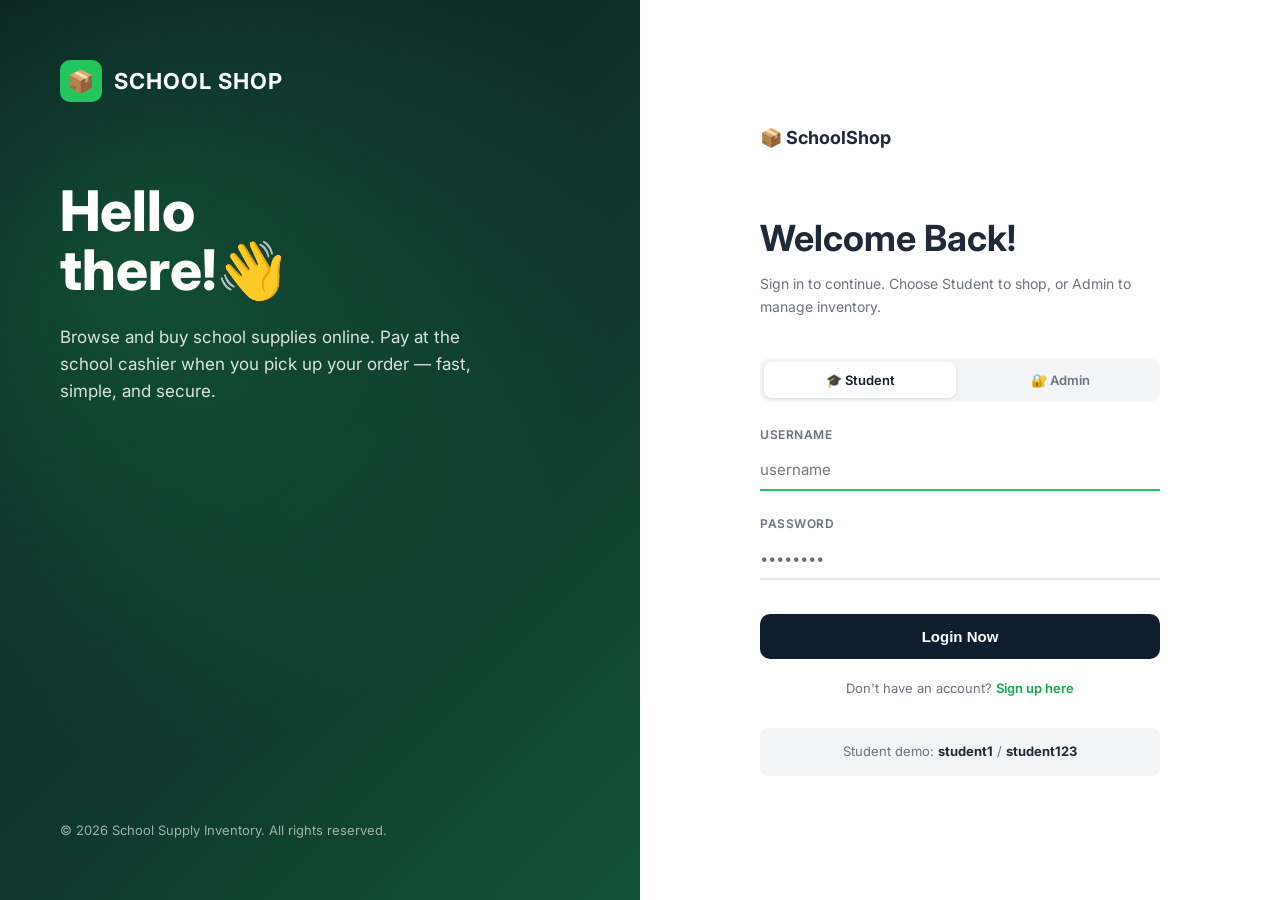
<file: School Inventory System/products.html>
<!DOCTYPE html>
<html lang="en">
<head>
    <meta charset="UTF-8">
    <title>Products - School Inventory</title>
    <link rel="stylesheet" href="assets/css/style.css">
    <link rel="preconnect" href="https://fonts.googleapis.com">
    <link href="https://fonts.googleapis.com/css2?family=Inter:wght@400;500;600;700;800&display=swap" rel="stylesheet">
</head>
<body>
<div class="layout">
    <div id="sidebar-root"></div>

    <main class="content">
        <div id="topbar-root"></div>

        <div class="page-wrap">
            <header class="page-header">
                <div>
                    <h1>Products</h1>
                    <p>Manage your inventory — add, edit, adjust stock, and export.</p>
                </div>
                <div class="page-actions">
                    <button class="btn" onclick="exportCSV()">⬇ Export</button>
                    <button class="btn" onclick="bulkDelete()" id="bulk-delete-btn" style="display:none;">🗑 Delete Selected</button>
                    <button class="btn btn-primary" onclick="openAddModal()">+ Add Product</button>
                </div>
            </header>

            <div class="alert alert-success" id="flash-msg" style="display:none;"></div>

            <div class="panel">
                <div class="panel-header">
                    <form class="search-form" onsubmit="event.preventDefault(); state.page = 1; render();">
                        <input type="text" id="search-input" placeholder="🔍 Search by name, category, SKU...">
                        <select id="category-filter">
                            <option value="">All Categories</option>
                        </select>
                        <select id="stock-filter">
                            <option value="">All Stock</option>
                            <option value="low">Low Stock Only</option>
                            <option value="out">Out of Stock</option>
                            <option value="in">In Stock</option>
                        </select>
                        <button type="button" class="btn btn-ghost" onclick="clearFilters()">Clear</button>
                    </form>
                </div>

                <div class="table-wrap">
                    <table class="table">
                        <thead>
                            <tr>
                                <th style="width:40px;"><input type="checkbox" id="select-all" class="checkbox"></th>
                                <th class="sortable" data-sort="sku">SKU<span class="sort-arrow">▾</span></th>
                                <th class="sortable" data-sort="product_name">Product<span class="sort-arrow">▾</span></th>
                                <th class="sortable" data-sort="category">Category<span class="sort-arrow">▾</span></th>
                                <th class="sortable" data-sort="quantity">QTY<span class="sort-arrow">▾</span></th>
                                <th class="sortable" data-sort="price">Price<span class="sort-arrow">▾</span></th>
                                <th class="sortable" data-sort="date_added">Date Added<span class="sort-arrow">▾</span></th>
                                <th>Status</th>
                                <th>Actions</th>
                            </tr>
                        </thead>
                        <tbody id="products-tbody"></tbody>
                    </table>
                </div>

                <div class="pagination">
                    <div id="pagination-info">Showing 0 of 0</div>
                    <div class="page-buttons" id="pagination-buttons"></div>
                </div>
            </div>
        </div>
    </main>
</div>

<!-- Add Modal -->
<div class="modal" id="addModal">
    <div class="modal-content">
        <div class="modal-header">
            <h2>+ Add New Product</h2>
            <button class="modal-close" onclick="closeModal('addModal')">&times;</button>
        </div>
        <form id="add-form">
            <div class="form-row">
                <div class="form-group">
                    <label>SKU</label>
                    <input type="text" id="add-sku" placeholder="Auto-generated">
                </div>
                <div class="form-group">
                    <label>Category</label>
                    <select id="add-category" required></select>
                </div>
            </div>
            <div class="form-group">
                <label>Product Name *</label>
                <input type="text" id="add-name" required>
            </div>
            <div class="form-row">
                <div class="form-group">
                    <label>Quantity *</label>
                    <input type="number" id="add-quantity" min="0" value="0" required>
                </div>
                <div class="form-group">
                    <label>Price (₱) *</label>
                    <input type="number" id="add-price" step="0.01" min="0" value="0" required>
                </div>
            </div>
            <div class="modal-footer">
                <button type="button" class="btn" onclick="closeModal('addModal')">Cancel</button>
                <button type="submit" class="btn btn-primary">Save Product</button>
            </div>
        </form>
    </div>
</div>

<!-- Edit Modal -->
<div class="modal" id="editModal">
    <div class="modal-content">
        <div class="modal-header">
            <h2>✏️ Edit Product</h2>
            <button class="modal-close" onclick="closeModal('editModal')">&times;</button>
        </div>
        <form id="edit-form">
            <input type="hidden" id="edit-id">
            <div class="form-row">
                <div class="form-group">
                    <label>SKU</label>
                    <input type="text" id="edit-sku">
                </div>
                <div class="form-group">
                    <label>Category</label>
                    <select id="edit-category" required></select>
                </div>
            </div>
            <div class="form-group">
                <label>Product Name *</label>
                <input type="text" id="edit-name" required>
            </div>
            <div class="form-row">
                <div class="form-group">
                    <label>Quantity *</label>
                    <input type="number" id="edit-quantity" min="0" required>
                </div>
                <div class="form-group">
                    <label>Price (₱) *</label>
                    <input type="number" id="edit-price" step="0.01" min="0" required>
                </div>
            </div>
            <div class="modal-footer">
                <button type="button" class="btn" onclick="closeModal('editModal')">Cancel</button>
                <button type="submit" class="btn btn-primary">Update Product</button>
            </div>
        </form>
    </div>
</div>

<script src="assets/js/app.js"></script>
<script>
    Auth.requireAdmin();
    renderSidebar('products');
    renderTopbar();

    const state = {
        page: 1,
        perPage: 8,
        sort: 'date_added',
        sortDir: 'desc',
        selected: new Set()
    };

    const searchInput = document.getElementById('search-input');
    const categoryFilter = document.getElementById('category-filter');
    const stockFilter = document.getElementById('stock-filter');

    // pre-fill search from URL
    const urlSearch = new URLSearchParams(location.search).get('search');
    if (urlSearch) searchInput.value = urlSearch;

    function refreshDropdowns() {
        const cats = Store.getCategories().map(c => c.name);
        const current = categoryFilter.value;
        categoryFilter.innerHTML = '<option value="">All Categories</option>' +
            cats.map(c => `<option value="${escapeHTML(c)}">${escapeHTML(c)}</option>`).join('');
        categoryFilter.value = current;

        ['add-category', 'edit-category'].forEach(id => {
            const sel = document.getElementById(id);
            const cur = sel.value;
            sel.innerHTML = cats.map(c => `<option value="${escapeHTML(c)}">${escapeHTML(c)}</option>`).join('');
            if (cur) sel.value = cur;
        });
    }

    function filtered() {
        const search = searchInput.value.trim().toLowerCase();
        const cat = categoryFilter.value;
        const stock = stockFilter.value;
        const threshold = Store.getSettings().low_stock_threshold;

        let list = Store.getProducts();
        if (search) list = list.filter(p =>
            p.product_name.toLowerCase().includes(search) ||
            p.category.toLowerCase().includes(search) ||
            (p.sku || '').toLowerCase().includes(search)
        );
        if (cat) list = list.filter(p => p.category === cat);
        if (stock === 'low') list = list.filter(p => p.quantity > 0 && p.quantity < threshold);
        else if (stock === 'out') list = list.filter(p => p.quantity === 0);
        else if (stock === 'in') list = list.filter(p => p.quantity >= threshold);

        list.sort((a, b) => {
            const av = a[state.sort], bv = b[state.sort];
            const cmp = typeof av === 'number' ? av - bv : String(av || '').localeCompare(String(bv || ''));
            return state.sortDir === 'asc' ? cmp : -cmp;
        });
        return list;
    }

    function render() {
        refreshDropdowns();
        const all = filtered();
        const totalPages = Math.max(1, Math.ceil(all.length / state.perPage));
        if (state.page > totalPages) state.page = totalPages;
        const start = (state.page - 1) * state.perPage;
        const pageItems = all.slice(start, start + state.perPage);
        const threshold = Store.getSettings().low_stock_threshold;

        const tbody = document.getElementById('products-tbody');
        if (pageItems.length === 0) {
            tbody.innerHTML = '<tr><td colspan="9" class="empty">No products found. Try adjusting your search.</td></tr>';
        } else {
            tbody.innerHTML = pageItems.map(p => {
                const isLow = p.quantity < threshold;
                const isOut = p.quantity === 0;
                const statusBadge = isOut
                    ? '<span class="badge badge-danger">Out of Stock</span>'
                    : isLow ? '<span class="badge badge-warning">Low Stock</span>'
                    : '<span class="badge badge-success">In Stock</span>';
                return `
                    <tr class="${isLow ? 'low-stock' : ''}">
                        <td><input type="checkbox" class="checkbox row-check" data-id="${p.id}" ${state.selected.has(p.id) ? 'checked' : ''}></td>
                        <td><span class="product-sku">${escapeHTML(p.sku || '')}</span></td>
                        <td>
                            <div class="product-cell">
                                <div class="product-img">${ICONS[p.category] || '📦'}</div>
                                <div>
                                    <div class="product-name">${escapeHTML(p.product_name)}</div>
                                </div>
                            </div>
                        </td>
                        <td><span class="tag">${escapeHTML(p.category)}</span></td>
                        <td>
                            <div class="qty-control">
                                <button onclick="adjustStock(${p.id}, -1)" title="Remove one">−</button>
                                <span style="min-width: 32px; text-align: center; font-weight: 600;">${p.quantity}</span>
                                <button onclick="adjustStock(${p.id}, 1)" title="Add one">+</button>
                            </div>
                        </td>
                        <td><strong>${formatPeso(p.price)}</strong></td>
                        <td class="text-muted">${formatDate(p.date_added)}</td>
                        <td>${statusBadge}</td>
                        <td class="actions">
                            <button class="btn btn-icon btn-sm" title="Edit" onclick="openEditModal(${p.id})">✏️</button>
                            <button class="btn btn-icon btn-sm btn-danger" title="Delete" onclick="deleteProduct(${p.id})">🗑</button>
                        </td>
                    </tr>
                `;
            }).join('');
        }

        // Sort arrows
        document.querySelectorAll('th.sortable').forEach(th => {
            const isSorted = th.dataset.sort === state.sort;
            th.classList.toggle('sorted', isSorted);
            const arrow = th.querySelector('.sort-arrow');
            if (arrow) arrow.textContent = isSorted ? (state.sortDir === 'asc' ? '▴' : '▾') : '▾';
        });

        // Pagination
        document.getElementById('pagination-info').textContent =
            `Showing ${all.length === 0 ? 0 : start + 1}-${Math.min(start + state.perPage, all.length)} of ${all.length}`;
        const pb = document.getElementById('pagination-buttons');
        let buttons = `<button onclick="goPage(${state.page - 1})" ${state.page === 1 ? 'disabled' : ''}>‹</button>`;
        for (let i = 1; i <= totalPages; i++) {
            if (i === 1 || i === totalPages || Math.abs(i - state.page) <= 1) {
                buttons += `<button class="${i === state.page ? 'active' : ''}" onclick="goPage(${i})">${i}</button>`;
            } else if (Math.abs(i - state.page) === 2) {
                buttons += `<span style="padding: 0 6px;">…</span>`;
            }
        }
        buttons += `<button onclick="goPage(${state.page + 1})" ${state.page === totalPages ? 'disabled' : ''}>›</button>`;
        pb.innerHTML = buttons;

        document.getElementById('bulk-delete-btn').style.display = state.selected.size > 0 ? '' : 'none';
        document.getElementById('select-all').checked = pageItems.length > 0 && pageItems.every(p => state.selected.has(p.id));

        // Wire up checkbox events
        document.querySelectorAll('.row-check').forEach(cb => {
            cb.addEventListener('change', () => {
                const id = parseInt(cb.dataset.id);
                if (cb.checked) state.selected.add(id); else state.selected.delete(id);
                render();
            });
        });
    }

    function goPage(n) {
        const total = Math.ceil(filtered().length / state.perPage);
        state.page = Math.max(1, Math.min(n, total));
        render();
    }

    function clearFilters() {
        searchInput.value = '';
        categoryFilter.value = '';
        stockFilter.value = '';
        state.selected.clear();
        state.page = 1;
        render();
    }

    function openAddModal() {
        document.getElementById('add-form').reset();
        refreshDropdowns();
        openModal('addModal');
    }

    document.getElementById('add-form').addEventListener('submit', e => {
        e.preventDefault();
        Store.addProduct({
            sku:          document.getElementById('add-sku').value.trim(),
            product_name: document.getElementById('add-name').value.trim(),
            category:     document.getElementById('add-category').value,
            quantity:     parseInt(document.getElementById('add-quantity').value) || 0,
            price:        parseFloat(document.getElementById('add-price').value) || 0
        });
        closeModal('addModal');
        flash('Product added successfully.');
        render();
    });

    function openEditModal(id) {
        const p = Store.getProducts().find(x => x.id === id);
        if (!p) return;
        refreshDropdowns();
        document.getElementById('edit-id').value       = p.id;
        document.getElementById('edit-sku').value      = p.sku || '';
        document.getElementById('edit-name').value     = p.product_name;
        document.getElementById('edit-category').value = p.category;
        document.getElementById('edit-quantity').value = p.quantity;
        document.getElementById('edit-price').value    = p.price;
        openModal('editModal');
    }

    document.getElementById('edit-form').addEventListener('submit', e => {
        e.preventDefault();
        const id = parseInt(document.getElementById('edit-id').value);
        Store.updateProduct(id, {
            sku:          document.getElementById('edit-sku').value.trim(),
            product_name: document.getElementById('edit-name').value.trim(),
            category:     document.getElementById('edit-category').value,
            quantity:     parseInt(document.getElementById('edit-quantity').value) || 0,
            price:        parseFloat(document.getElementById('edit-price').value) || 0
        });
        closeModal('editModal');
        flash('Product updated successfully.');
        render();
    });

    function deleteProduct(id) {
        if (!confirm('Delete this product?')) return;
        Store.deleteProduct(id);
        state.selected.delete(id);
        flash('Product deleted successfully.');
        render();
    }

    function bulkDelete() {
        if (state.selected.size === 0) return;
        if (!confirm(`Delete ${state.selected.size} selected product(s)?`)) return;
        state.selected.forEach(id => Store.deleteProduct(id));
        state.selected.clear();
        flash('Selected products deleted.');
        render();
    }

    function adjustStock(id, delta) {
        Store.adjustStock(id, delta);
        render();
    }

    function exportCSV() {
        const rows = [['SKU', 'Product', 'Category', 'Quantity', 'Price', 'Date Added']];
        filtered().forEach(p => rows.push([p.sku, p.product_name, p.category, p.quantity, p.price, p.date_added]));
        downloadCSV('products_' + new Date().toISOString().slice(0,10) + '.csv', rows);
        flash('CSV exported.');
    }

    // Sort header click
    document.querySelectorAll('th.sortable').forEach(th => {
        th.addEventListener('click', () => {
            const key = th.dataset.sort;
            if (state.sort === key) {
                state.sortDir = state.sortDir === 'asc' ? 'desc' : 'asc';
            } else {
                state.sort = key;
                state.sortDir = 'asc';
            }
            render();
        });
    });

    // Select all
    document.getElementById('select-all').addEventListener('change', e => {
        const checked = e.target.checked;
        const pageItems = filtered().slice((state.page - 1) * state.perPage, state.page * state.perPage);
        pageItems.forEach(p => checked ? state.selected.add(p.id) : state.selected.delete(p.id));
        render();
    });

    // Live search
    let searchTimer;
    searchInput.addEventListener('input', () => {
        clearTimeout(searchTimer);
        searchTimer = setTimeout(() => { state.page = 1; render(); }, 250);
    });
    categoryFilter.addEventListener('change', () => { state.page = 1; render(); });
    stockFilter.addEventListener('change', () => { state.page = 1; render(); });

    render();
</script>
</body>
</html>
</file>
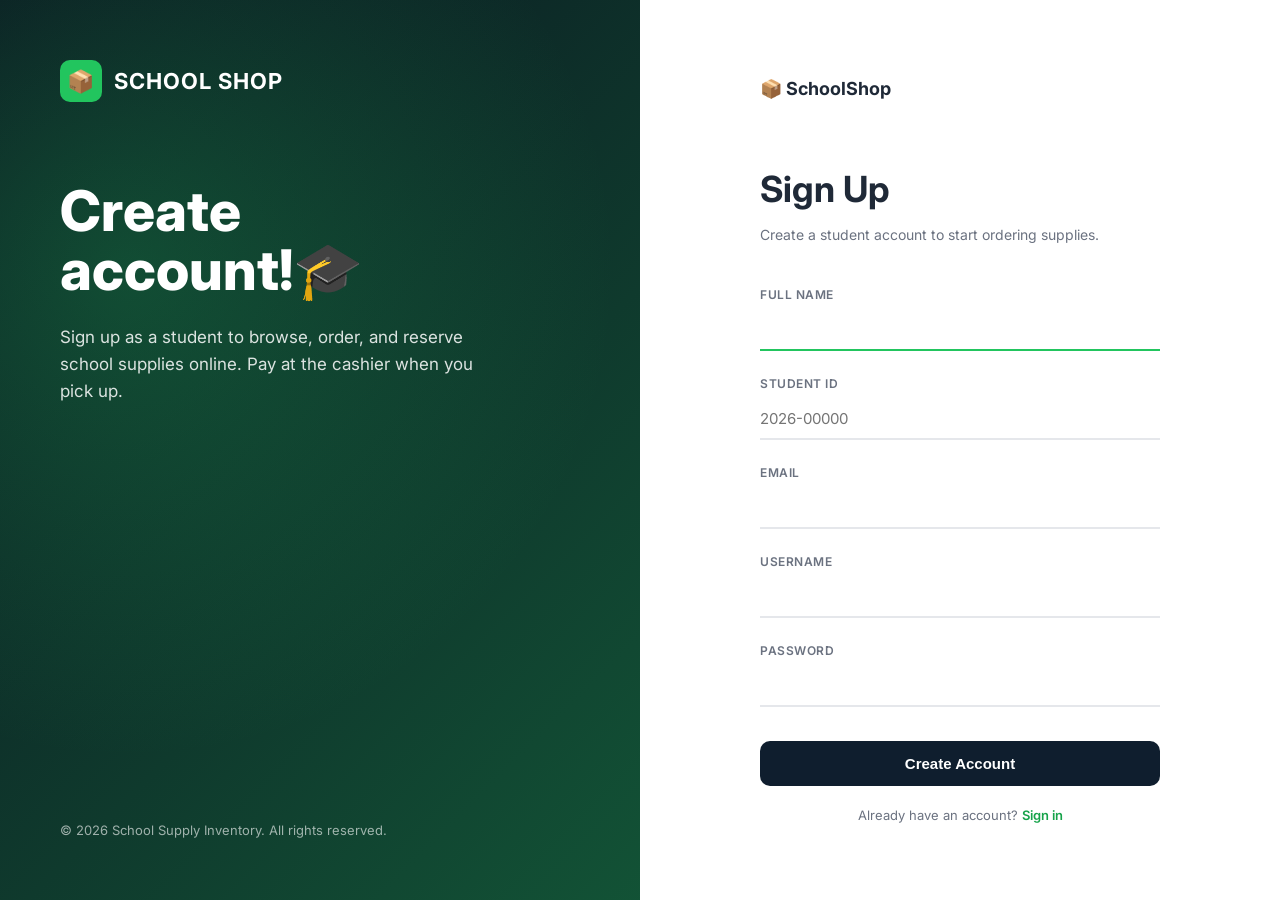
<file: School Inventory System/register.html>
<!DOCTYPE html>
<html lang="en">
<head>
    <meta charset="UTF-8">
    <title>Sign Up - School Supply Shop</title>
    <link rel="stylesheet" href="assets/css/style.css">
    <link href="https://fonts.googleapis.com/css2?family=Inter:wght@400;500;600;700;800&display=swap" rel="stylesheet">
</head>
<body class="login-body">
    <div class="login-split">
        <div class="login-art">
            <div class="login-art-content">
                <div class="login-logo">
                    <div class="login-logo-icon">📦</div>
                    <span>SCHOOL SHOP</span>
                </div>
                <div class="login-hero">
                    <h1>Create<br>account!<span>🎓</span></h1>
                    <p>Sign up as a student to browse, order, and reserve school supplies online. Pay at the cashier when you pick up.</p>
                </div>
            </div>
            <div class="login-footer-text">© 2026 School Supply Inventory. All rights reserved.</div>
        </div>

        <div class="login-form-wrap">
            <div class="login-form-box">
                <div class="login-form-brand">📦 SchoolShop</div>

                <h2>Sign Up</h2>
                <p class="subtitle">Create a student account to start ordering supplies.</p>

                <div class="alert alert-error" id="error-msg" style="display:none;"></div>

                <form id="register-form">
                    <div class="form-group">
                        <label>Full Name</label>
                        <input type="text" id="full_name" required autofocus>
                    </div>
                    <div class="form-group">
                        <label>Student ID</label>
                        <input type="text" id="student_id" placeholder="2026-00000" required>
                    </div>
                    <div class="form-group">
                        <label>Email</label>
                        <input type="email" id="email" required>
                    </div>
                    <div class="form-group">
                        <label>Username</label>
                        <input type="text" id="username" required>
                    </div>
                    <div class="form-group">
                        <label>Password</label>
                        <input type="password" id="password" required minlength="4">
                    </div>
                    <button type="submit" class="btn-login">Create Account</button>
                </form>

                <div class="login-switch">
                    Already have an account? <a href="index.html">Sign in</a>
                </div>
            </div>
        </div>
    </div>

    <script src="assets/js/app.js"></script>
    <script>
        document.getElementById('register-form').addEventListener('submit', e => {
            e.preventDefault();
            const err = document.getElementById('error-msg');
            err.style.display = 'none';

            const username = document.getElementById('username').value.trim();
            const customer = {
                full_name:  document.getElementById('full_name').value.trim(),
                student_id: document.getElementById('student_id').value.trim(),
                email:      document.getElementById('email').value.trim(),
                username,
                password:   document.getElementById('password').value
            };

            // Check for duplicate username (across both users and customers)
            const dupUser = Store.getUsers().some(u => u.username === username);
            const dupCust = Store.getCustomers().some(c => c.username === username);
            if (dupUser || dupCust) {
                err.textContent = 'Username already taken. Please choose another.';
                err.style.display = 'block';
                return;
            }

            Store.addCustomer(customer);
            Auth.loginCustomer(customer.username, customer.password);
            window.location.href = 'shop.html';
        });
    </script>
</body>
</html>
</file>
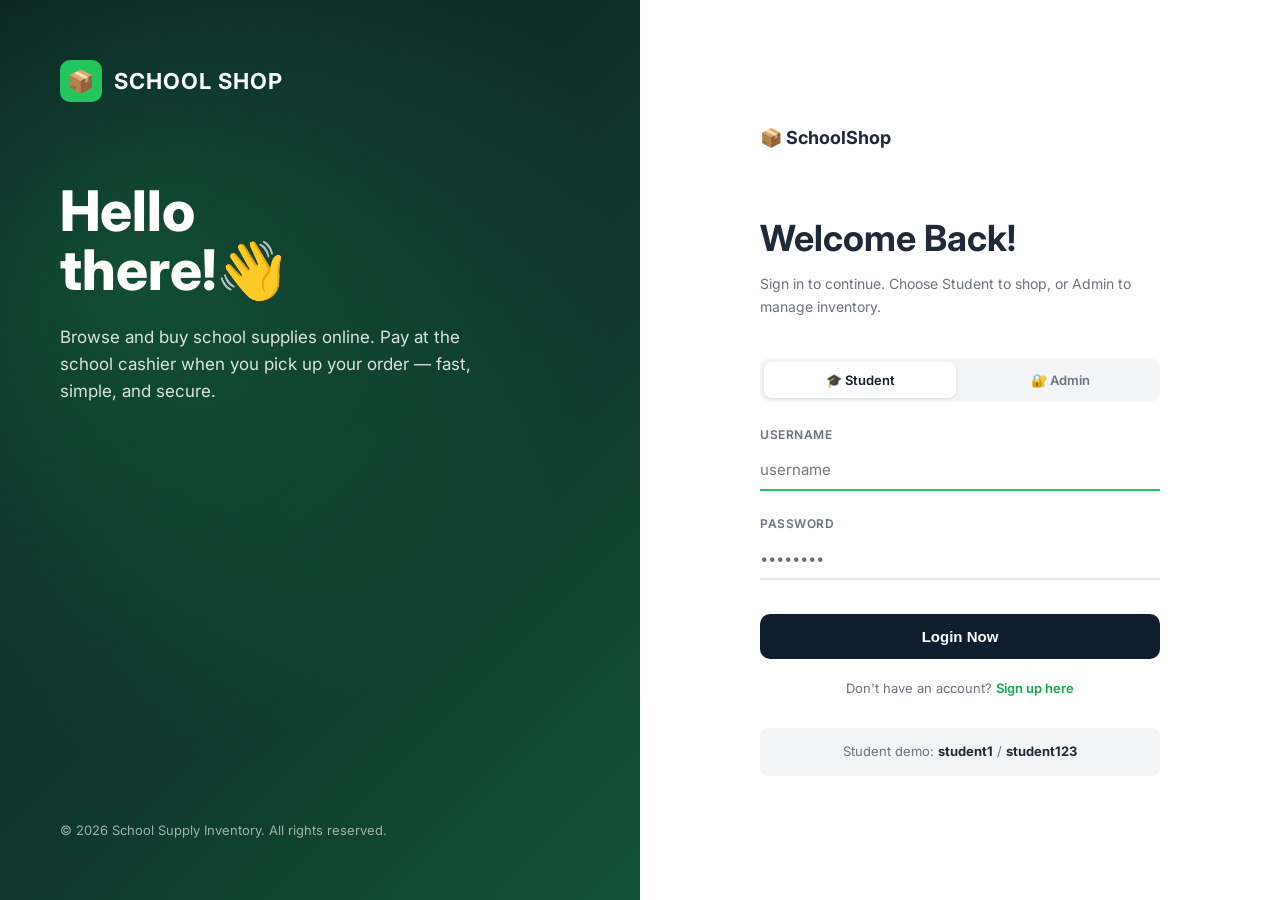
<file: School Inventory System/settings.html>
<!DOCTYPE html>
<html lang="en">
<head>
    <meta charset="UTF-8">
    <title>Settings - School Inventory</title>
    <link rel="stylesheet" href="assets/css/style.css">
    <link href="https://fonts.googleapis.com/css2?family=Inter:wght@400;500;600;700;800&display=swap" rel="stylesheet">
</head>
<body>
<div class="layout">
    <div id="sidebar-root"></div>

    <main class="content">
        <div id="topbar-root"></div>

        <div class="page-wrap">
            <header class="page-header">
                <div>
                    <h1>Settings</h1>
                    <p>Configure your inventory system preferences.</p>
                </div>
            </header>

            <div class="alert alert-success" id="flash-msg" style="display:none;"></div>

            <div class="dashboard-grid-2">
                <div class="panel">
                    <div class="panel-header"><h2>⚙️ General Settings</h2></div>
                    <div class="panel-body">
                        <form id="settings-form">
                            <div class="form-group">
                                <label>Store Name</label>
                                <input type="text" id="s-name" required>
                            </div>
                            <div class="form-group">
                                <label>Currency Symbol</label>
                                <input type="text" id="s-currency" required maxlength="3">
                            </div>
                            <div class="form-group">
                                <label>Low Stock Threshold</label>
                                <input type="number" id="s-threshold" min="1" required>
                                <small class="text-muted" style="display:block;margin-top:6px;">
                                    Products with quantity below this will be marked as low stock.
                                </small>
                            </div>
                            <button type="submit" class="btn btn-primary">Save Settings</button>
                        </form>
                    </div>
                </div>

                <div class="panel">
                    <div class="panel-header"><h2>💾 Data Management</h2></div>
                    <div class="panel-body">
                        <p class="text-muted mb-3" style="font-size:14px;">
                            Backup, restore, or reset your inventory data.
                        </p>
                        <div style="display:flex;flex-direction:column;gap:10px;">
                            <button class="btn" onclick="exportData()">⬇ Export All Data (JSON)</button>
                            <label class="btn" style="cursor:pointer;text-align:center;justify-content:center;">
                                ⬆ Import Data (JSON)
                                <input type="file" id="import-file" accept="application/json" style="display:none;">
                            </label>
                            <button class="btn btn-danger" onclick="resetAll()">🗑 Reset All Data</button>
                        </div>
                    </div>
                </div>

                <div class="panel">
                    <div class="panel-header"><h2>📊 System Info</h2></div>
                    <div class="panel-body">
                        <div class="cards" style="margin-bottom:0;grid-template-columns:1fr 1fr;">
                            <div class="card">
                                <div class="card-icon">📦</div>
                                <div class="card-info">
                                    <h3 id="info-products">0</h3>
                                    <p>Products</p>
                                </div>
                            </div>
                            <div class="card blue">
                                <div class="card-icon">📁</div>
                                <div class="card-info">
                                    <h3 id="info-cats">0</h3>
                                    <p>Categories</p>
                                </div>
                            </div>
                            <div class="card orange">
                                <div class="card-icon">👥</div>
                                <div class="card-info">
                                    <h3 id="info-users">0</h3>
                                    <p>Users</p>
                                </div>
                            </div>
                            <div class="card red">
                                <div class="card-icon">📋</div>
                                <div class="card-info">
                                    <h3 id="info-activity">0</h3>
                                    <p>Log Entries</p>
                                </div>
                            </div>
                        </div>
                    </div>
                </div>

                <div class="panel">
                    <div class="panel-header"><h2>👤 Your Account</h2></div>
                    <div class="panel-body">
                        <form id="account-form">
                            <div class="form-group">
                                <label>Username</label>
                                <input type="text" id="a-username" disabled>
                            </div>
                            <div class="form-group">
                                <label>New Password</label>
                                <input type="password" id="a-password" placeholder="Leave blank to keep current">
                            </div>
                            <button type="submit" class="btn btn-primary">Update Password</button>
                        </form>
                    </div>
                </div>
            </div>
        </div>
    </main>
</div>

<script src="assets/js/app.js"></script>
<script>
    Auth.requireAdmin();
    renderSidebar('settings');
    renderTopbar();

    function loadSettings() {
        const s = Store.getSettings();
        document.getElementById('s-name').value = s.store_name;
        document.getElementById('s-currency').value = s.currency;
        document.getElementById('s-threshold').value = s.low_stock_threshold;

        const data = Store.load();
        document.getElementById('info-products').textContent = data.products.length;
        document.getElementById('info-cats').textContent = data.categories.length;
        document.getElementById('info-users').textContent = data.users.length;
        document.getElementById('info-activity').textContent = data.activity.length;

        document.getElementById('a-username').value = Auth.currentUser()?.username || '';
    }

    document.getElementById('settings-form').addEventListener('submit', e => {
        e.preventDefault();
        Store.updateSettings({
            store_name: document.getElementById('s-name').value.trim(),
            currency: document.getElementById('s-currency').value.trim(),
            low_stock_threshold: parseInt(document.getElementById('s-threshold').value) || 5
        });
        flash('Settings saved.');
        loadSettings();
    });

    document.getElementById('account-form').addEventListener('submit', e => {
        e.preventDefault();
        const newPw = document.getElementById('a-password').value;
        if (!newPw) { flash('Enter a new password.', 'error'); return; }
        const data = Store.load();
        const user = Auth.currentUser();
        const idx = data.users.findIndex(u => u.id === user.id);
        if (idx !== -1) {
            data.users[idx].password = newPw;
            Store.save(data);
            Activity.log('edit', `User "${user.username}" updated their password`);
            document.getElementById('a-password').value = '';
            flash('Password updated.');
        }
    });

    function exportData() {
        const data = Store.load();
        const blob = new Blob([JSON.stringify(data, null, 2)], { type: 'application/json' });
        const url = URL.createObjectURL(blob);
        const a = document.createElement('a');
        a.href = url;
        a.download = 'inventory_backup_' + new Date().toISOString().slice(0,10) + '.json';
        a.click();
        URL.revokeObjectURL(url);
        flash('Data exported.');
    }

    document.getElementById('import-file').addEventListener('change', e => {
        const file = e.target.files[0];
        if (!file) return;
        const reader = new FileReader();
        reader.onload = ev => {
            try {
                const data = JSON.parse(ev.target.result);
                if (!data.products || !data.users) throw new Error('Invalid backup');
                if (!confirm('Import will overwrite all current data. Continue?')) return;
                Store.save(data);
                flash('Data imported successfully.');
                loadSettings();
            } catch (err) {
                flash('Invalid backup file.', 'error');
            }
        };
        reader.readAsText(file);
    });

    function resetAll() {
        if (!confirm('Reset ALL data to defaults? This cannot be undone.')) return;
        if (!confirm('Are you absolutely sure?')) return;
        Store.resetData();
        flash('All data reset to defaults.');
        setTimeout(() => location.reload(), 800);
    }

    loadSettings();
</script>
</body>
</html>
</file>
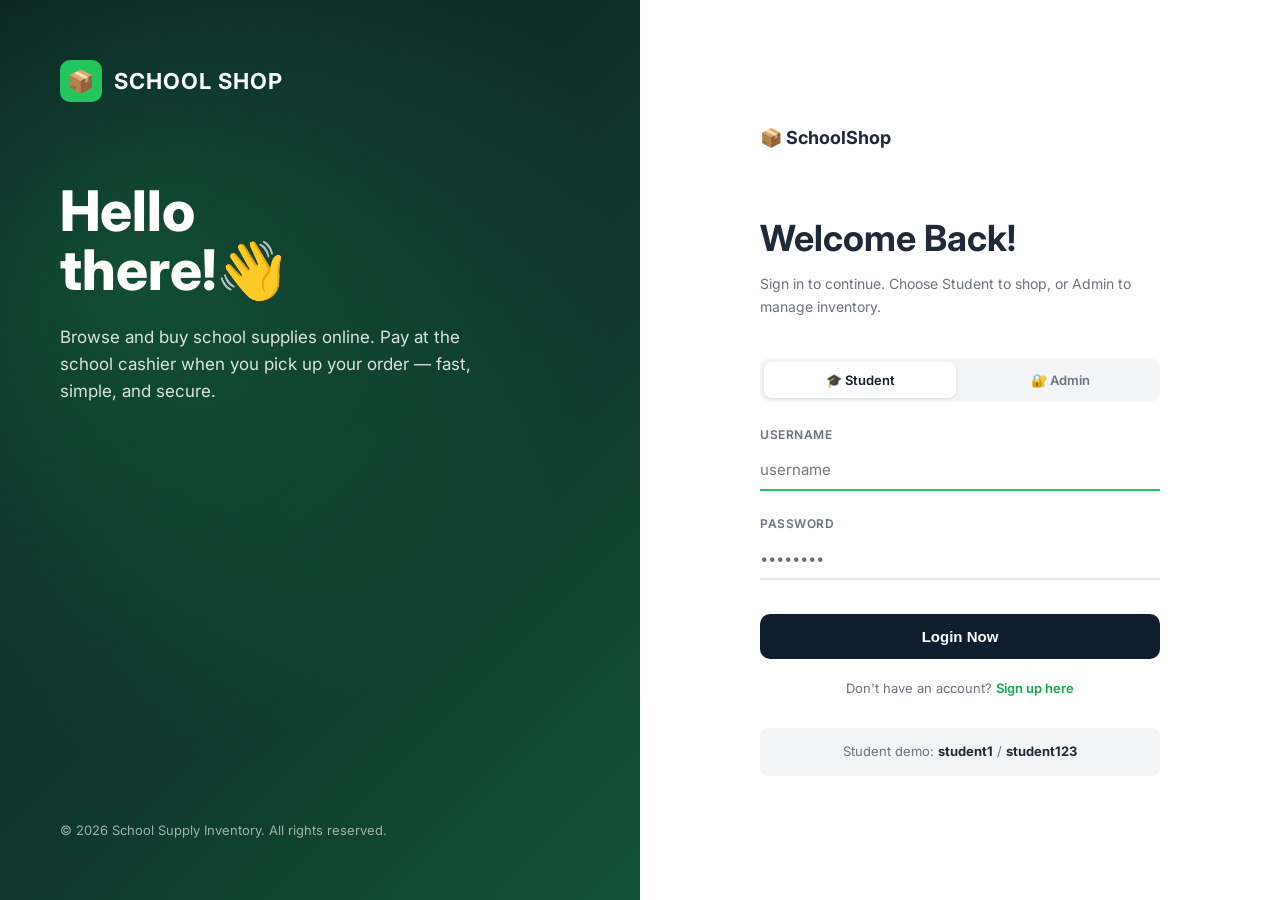
<file: School Inventory System/shop.html>
<!DOCTYPE html>
<html lang="en">
<head>
    <meta charset="UTF-8">
    <title>Shop - School Supply Store</title>
    <link rel="stylesheet" href="assets/css/style.css">
    <link href="https://fonts.googleapis.com/css2?family=Inter:wght@400;500;600;700;800&display=swap" rel="stylesheet">
</head>
<body class="shop-body">
    <div id="shop-header-root"></div>

    <main class="shop-main">
        <section class="shop-hero">
            <div>
                <h1>Welcome, <span class="text-accent" id="hero-name">Student</span>! 👋</h1>
                <p>Browse available school supplies, add to cart, and pay at the school cashier when you pick up your order.</p>
            </div>
            <div class="hero-art">🎒</div>
        </section>

        <div class="alert alert-success" id="flash-msg" style="display:none;"></div>

        <div class="shop-toolbar">
            <form class="search-form" onsubmit="event.preventDefault(); render();">
                <input type="text" id="search-input" placeholder="🔍 Search products...">
            </form>
        </div>

        <div class="shop-cats" id="cat-pills"></div>

        <div class="product-grid" id="product-grid"></div>
    </main>

    <script src="assets/js/app.js"></script>
    <script>
        Auth.requireCustomer();
        renderShopHeader('shop');

        const user = Auth.currentUser();
        document.getElementById('hero-name').textContent = user.full_name || user.username;

        let activeCategory = '';

        function renderCats() {
            const cats = Store.getCategories();
            const el = document.getElementById('cat-pills');
            el.innerHTML = `<button class="${activeCategory === '' ? 'active' : ''}" data-cat="">All Products</button>` +
                cats.map(c => `<button class="${activeCategory === c.name ? 'active' : ''}" data-cat="${escapeHTML(c.name)}">${ICONS[c.name] || '📁'} ${escapeHTML(c.name)}</button>`).join('');
            el.querySelectorAll('button').forEach(btn => {
                btn.addEventListener('click', () => {
                    activeCategory = btn.dataset.cat;
                    render();
                });
            });
        }

        function render() {
            renderCats();
            const search = document.getElementById('search-input').value.trim().toLowerCase();
            let products = Store.getProducts();
            if (activeCategory) products = products.filter(p => p.category === activeCategory);
            if (search) products = products.filter(p =>
                p.product_name.toLowerCase().includes(search) ||
                p.category.toLowerCase().includes(search)
            );

            const grid = document.getElementById('product-grid');
            if (products.length === 0) {
                grid.innerHTML = '<div class="empty" style="grid-column:1/-1;">No products found.</div>';
                return;
            }

            grid.innerHTML = products.map(p => {
                const isOut = p.quantity === 0;
                const isLow = p.quantity > 0 && p.quantity < 5;
                const stockClass = isOut ? 'out' : isLow ? 'low' : '';
                const stockLabel = isOut ? 'Out of stock' : `${p.quantity} in stock`;
                return `
                    <div class="product-card ${isOut ? 'unavailable' : ''}">
                        <div class="product-card-img">${ICONS[p.category] || '📦'}</div>
                        <div class="product-card-body">
                            <div class="product-card-cat">${escapeHTML(p.category)}</div>
                            <div class="product-card-name">${escapeHTML(p.product_name)}</div>
                            <div class="product-card-meta">
                                <div class="product-card-price">${formatPeso(p.price)}</div>
                                <div class="product-card-stock ${stockClass}">${stockLabel}</div>
                            </div>
                            <button class="btn btn-primary product-card-btn"
                                onclick="addToCart(${p.id})" ${isOut ? 'disabled' : ''}>
                                ${isOut ? 'Out of Stock' : '🛒 Add to Cart'}
                            </button>
                        </div>
                    </div>
                `;
            }).join('');
        }

        function addToCart(id) {
            const result = Cart.add(id, 1);
            if (result.ok) {
                flash('Added to cart!');
                renderShopHeader('shop');
            } else {
                flash(result.msg, 'error');
            }
        }

        let searchTimer;
        document.getElementById('search-input').addEventListener('input', () => {
            clearTimeout(searchTimer);
            searchTimer = setTimeout(render, 250);
        });

        render();
    </script>
</body>
</html>
</file>
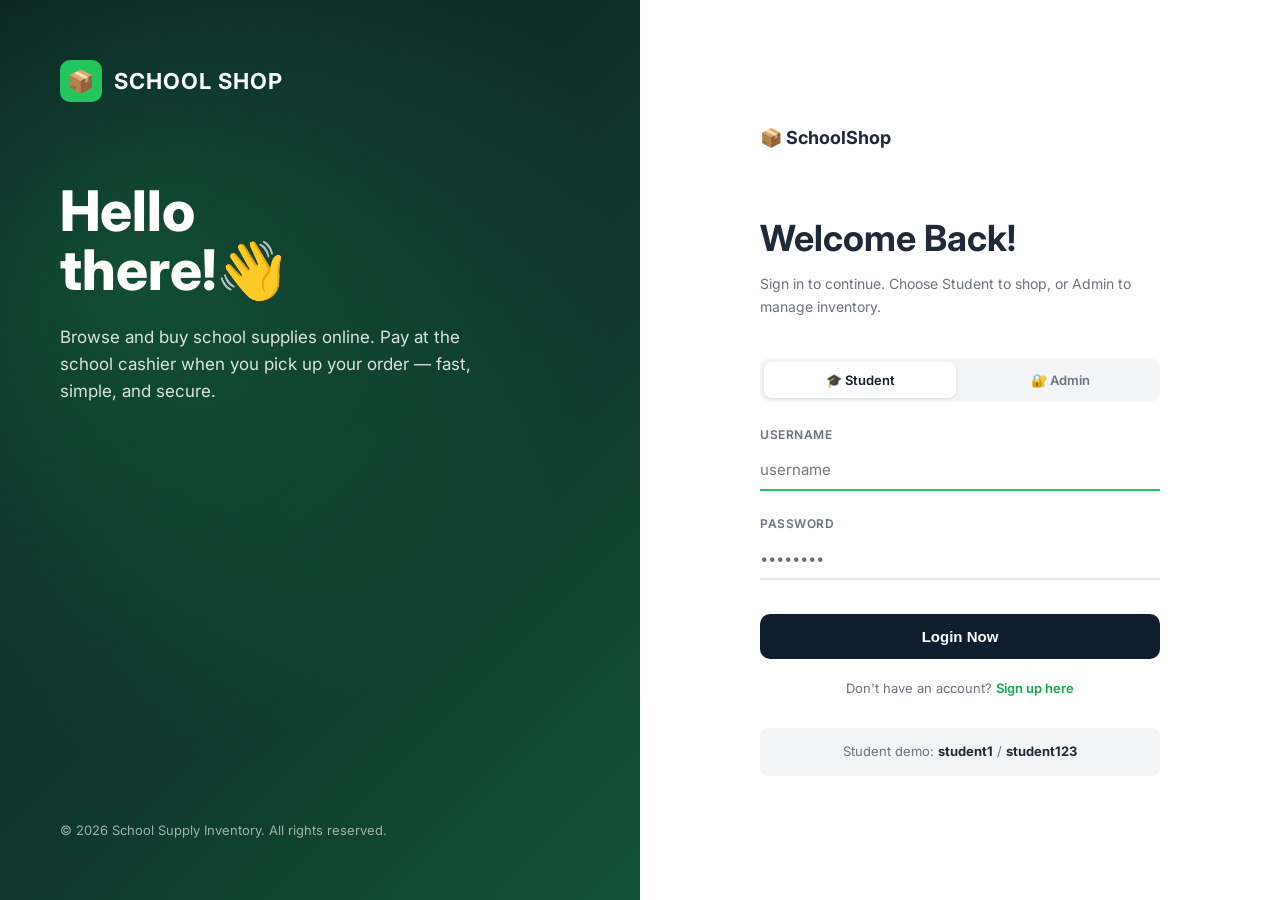
<file: School Inventory System/users.html>
<!DOCTYPE html>
<html lang="en">
<head>
    <meta charset="UTF-8">
    <title>Users - School Inventory</title>
    <link rel="stylesheet" href="assets/css/style.css">
    <link href="https://fonts.googleapis.com/css2?family=Inter:wght@400;500;600;700;800&display=swap" rel="stylesheet">
</head>
<body>
<div class="layout">
    <div id="sidebar-root"></div>

    <main class="content">
        <div id="topbar-root"></div>

        <div class="page-wrap">
            <header class="page-header">
                <div>
                    <h1>Users</h1>
                    <p>Manage admin users who can access this system.</p>
                </div>
                <div class="page-actions">
                    <button class="btn btn-primary" onclick="openAddModal()">+ Add User</button>
                </div>
            </header>

            <div class="alert alert-success" id="flash-msg" style="display:none;"></div>

            <div class="panel">
                <div class="panel-header"><h2>System Users</h2></div>
                <div class="table-wrap">
                    <table class="table">
                        <thead>
                            <tr>
                                <th>ID</th>
                                <th>Username</th>
                                <th>Email</th>
                                <th>Role</th>
                                <th>Actions</th>
                            </tr>
                        </thead>
                        <tbody id="user-tbody"></tbody>
                    </table>
                </div>
            </div>
        </div>
    </main>
</div>

<div class="modal" id="addModal">
    <div class="modal-content">
        <div class="modal-header">
            <h2>+ Add User</h2>
            <button class="modal-close" onclick="closeModal('addModal')">&times;</button>
        </div>
        <form id="user-form">
            <div class="form-group">
                <label>Username *</label>
                <input type="text" id="u-username" required>
            </div>
            <div class="form-group">
                <label>Email</label>
                <input type="email" id="u-email">
            </div>
            <div class="form-group">
                <label>Password *</label>
                <input type="password" id="u-password" required minlength="4">
            </div>
            <div class="form-group">
                <label>Role *</label>
                <select id="u-role" required>
                    <option value="Admin">Admin</option>
                    <option value="Super Admin">Super Admin</option>
                    <option value="Staff">Staff</option>
                </select>
            </div>
            <div class="modal-footer">
                <button type="button" class="btn" onclick="closeModal('addModal')">Cancel</button>
                <button type="submit" class="btn btn-primary">Create User</button>
            </div>
        </form>
    </div>
</div>

<script src="assets/js/app.js"></script>
<script>
    Auth.requireAdmin();
    renderSidebar('users');
    renderTopbar();

    function render() {
        const users = Store.getUsers();
        const current = Auth.currentUser();
        const tbody = document.getElementById('user-tbody');

        tbody.innerHTML = users.map(u => `
            <tr>
                <td>#${u.id}</td>
                <td>
                    <div class="product-cell">
                        <div class="avatar" style="width:34px;height:34px;font-size:13px;">${escapeHTML(u.username[0].toUpperCase())}</div>
                        <div class="product-name">${escapeHTML(u.username)} ${u.id === current?.id ? '<span class="tag" style="margin-left:6px;">You</span>' : ''}</div>
                    </div>
                </td>
                <td class="text-muted">${escapeHTML(u.email || '—')}</td>
                <td><span class="badge ${u.role === 'Super Admin' ? 'badge-success' : 'badge-warning'}">${escapeHTML(u.role || 'Admin')}</span></td>
                <td class="actions">
                    ${u.id === current?.id
                        ? '<span class="text-muted" style="font-size:12px;">Current user</span>'
                        : `<button class="btn btn-icon btn-sm btn-danger" onclick="deleteUser(${u.id})">🗑</button>`}
                </td>
            </tr>
        `).join('');
    }

    function openAddModal() {
        document.getElementById('user-form').reset();
        openModal('addModal');
    }

    document.getElementById('user-form').addEventListener('submit', e => {
        e.preventDefault();
        const username = document.getElementById('u-username').value.trim();
        if (Store.getUsers().some(u => u.username === username)) {
            alert('Username already exists.');
            return;
        }
        Store.addUser({
            username,
            email:    document.getElementById('u-email').value.trim(),
            password: document.getElementById('u-password').value,
            role:     document.getElementById('u-role').value
        });
        closeModal('addModal');
        flash('User created successfully.');
        render();
    });

    function deleteUser(id) {
        if (!confirm('Delete this user?')) return;
        Store.deleteUser(id);
        flash('User deleted.');
        render();
    }

    render();
</script>
</body>
</html>
</file>
<file: School Inventory System/assets/css/style.css>
* { box-sizing: border-box; margin: 0; padding: 0; }

:root {
    --accent: #22c55e;
    --accent-dark: #16a34a;
    --accent-glow: rgba(34, 197, 94, 0.15);
    --bg: #0a1520;
    --bg-2: #0f1e2e;
    --sidebar-bg: #0d1b2a;
    --panel: #122336;
    --panel-2: #182f47;
    --border: #1f3a55;
    --text: #e5edf5;
    --muted: #8aa1b8;
    --danger: #ef4444;
    --warning: #f59e0b;
    --info: #4f8cff;
}

body {
    font-family: 'Inter', 'Segoe UI', Tahoma, sans-serif;
    background: var(--bg);
    color: var(--text);
    line-height: 1.5;
    min-height: 100vh;
}

/* ===================== LOGIN ===================== */
.login-body { background: white; }

.login-split {
    display: grid;
    grid-template-columns: 1fr 1fr;
    min-height: 100vh;
}

.login-art {
    position: relative;
    background:
        linear-gradient(135deg, rgba(10, 21, 32, 0.85), rgba(34, 197, 94, 0.35)),
        url('https://images.unsplash.com/photo-1568667256549-094345857637?w=1200&q=80') center/cover no-repeat,
        #0a1520;
    color: white;
    padding: 60px;
    display: flex;
    flex-direction: column;
    justify-content: space-between;
    overflow: hidden;
}
.login-art::before {
    content: '';
    position: absolute;
    inset: 0;
    background: radial-gradient(circle at 20% 30%, rgba(34, 197, 94, 0.25), transparent 60%);
    pointer-events: none;
}
.login-art-content { position: relative; z-index: 2; }
.login-logo {
    display: flex;
    align-items: center;
    gap: 12px;
    font-size: 22px;
    font-weight: 700;
    letter-spacing: 1px;
}
.login-logo-icon {
    width: 42px; height: 42px;
    background: var(--accent);
    border-radius: 10px;
    display: flex; align-items: center; justify-content: center;
    font-size: 22px;
}
.login-hero { margin-top: 80px; }
.login-hero h1 {
    font-size: 56px;
    font-weight: 800;
    line-height: 1.05;
    margin-bottom: 24px;
}
.login-hero h1 span { color: var(--accent); }
.login-hero p {
    font-size: 17px;
    color: rgba(255, 255, 255, 0.85);
    max-width: 440px;
    line-height: 1.6;
}
.login-footer-text {
    position: relative;
    z-index: 2;
    color: rgba(255, 255, 255, 0.6);
    font-size: 13px;
}

.login-form-wrap {
    display: flex;
    align-items: center;
    justify-content: center;
    padding: 60px;
    background: white;
    color: #1f2937;
}
.login-form-box { width: 100%; max-width: 400px; }
.login-form-brand {
    font-size: 18px;
    font-weight: 700;
    margin-bottom: 60px;
    color: #1f2937;
}
.login-form-box h2 {
    font-size: 36px;
    margin-bottom: 8px;
    color: #1f2937;
    font-weight: 700;
}
.login-form-box .subtitle {
    color: #6b7280;
    font-size: 14px;
    margin-bottom: 40px;
    line-height: 1.6;
}
.login-form-box .form-group { margin-bottom: 24px; }
.login-form-box .form-group label {
    display: block;
    font-size: 12px;
    color: #6b7280;
    margin-bottom: 6px;
    text-transform: uppercase;
    letter-spacing: 0.5px;
    font-weight: 600;
    background: transparent;
}
.login-form-box .form-group input {
    width: 100%;
    border: none;
    border-bottom: 2px solid #e5e7eb;
    padding: 10px 0;
    font-size: 15px;
    background: transparent;
    transition: border-color 0.2s;
    color: #1f2937;
    border-radius: 0;
}
.login-form-box .form-group input:focus {
    outline: none;
    border-color: var(--accent);
    box-shadow: none;
}

.btn-login {
    width: 100%;
    background: #0f1e2e;
    color: white;
    padding: 14px;
    border: none;
    border-radius: 10px;
    font-size: 15px;
    font-weight: 600;
    cursor: pointer;
    margin-top: 10px;
    transition: all 0.2s;
}
.btn-login:hover { background: var(--accent); transform: translateY(-1px); }

.login-hint-card {
    margin-top: 30px;
    padding: 14px;
    background: #f3f4f6;
    border-radius: 8px;
    text-align: center;
    color: #6b7280;
    font-size: 13px;
}
.login-hint-card b { color: #1f2937; }

@media (max-width: 900px) {
    .login-split { grid-template-columns: 1fr; }
    .login-art { display: none; }
    .login-form-wrap { padding: 40px 24px; }
}

/* ===================== LAYOUT ===================== */
.layout { display: flex; min-height: 100vh; }

.sidebar {
    width: 240px;
    background: var(--sidebar-bg);
    color: var(--text);
    display: flex;
    flex-direction: column;
    position: fixed;
    height: 100vh;
    border-right: 1px solid var(--border);
}
.sidebar .brand {
    padding: 24px 22px;
    display: flex;
    align-items: center;
    gap: 12px;
    border-bottom: 1px solid var(--border);
}
.brand-logo {
    width: 36px; height: 36px;
    background: var(--accent);
    border-radius: 8px;
    display: flex; align-items: center; justify-content: center;
    font-size: 18px;
}
.brand-text { font-size: 18px; font-weight: 700; letter-spacing: 1px; }

.sidebar-section {
    padding: 14px 22px 6px;
    font-size: 11px;
    text-transform: uppercase;
    color: var(--muted);
    letter-spacing: 1px;
    font-weight: 600;
}

.sidebar nav { padding: 12px 0; flex: 1; overflow-y: auto; }
.sidebar nav a {
    display: flex;
    align-items: center;
    gap: 12px;
    padding: 11px 22px;
    color: var(--muted);
    text-decoration: none;
    transition: all 0.15s;
    font-size: 14px;
    border-left: 3px solid transparent;
    margin: 2px 0;
}
.sidebar nav a:hover { color: var(--text); background: rgba(255,255,255,0.02); }
.sidebar nav a.active {
    color: var(--accent);
    background: var(--accent-glow);
    border-left-color: var(--accent);
    font-weight: 600;
}
.sidebar nav a .nav-icon { font-size: 18px; width: 20px; text-align: center; }
.sidebar nav a.logout { color: #fca5a5; margin-top: 8px; }

.user-info {
    padding: 18px 22px;
    border-top: 1px solid var(--border);
    display: flex;
    align-items: center;
    gap: 12px;
}
.avatar {
    width: 38px; height: 38px;
    border-radius: 50%;
    background: linear-gradient(135deg, var(--accent), var(--info));
    display: flex; align-items: center; justify-content: center;
    font-weight: 700;
    color: white;
    font-size: 14px;
}
.user-info .uname { font-size: 14px; font-weight: 600; color: var(--text); }
.user-info .urole { font-size: 12px; color: var(--muted); }

.content {
    flex: 1;
    margin-left: 240px;
    padding: 0;
}

/* ===================== TOP BAR ===================== */
.topbar {
    background: var(--bg-2);
    padding: 16px 32px;
    display: flex;
    align-items: center;
    gap: 20px;
    border-bottom: 1px solid var(--border);
    position: sticky;
    top: 0;
    z-index: 20;
}
.topbar-search {
    flex: 1;
    max-width: 400px;
    position: relative;
}
.topbar-search input {
    width: 100%;
    background: var(--panel);
    border: 1px solid var(--border);
    color: var(--text);
    padding: 10px 14px 10px 40px;
    border-radius: 10px;
    font-size: 14px;
}
.topbar-search input::placeholder { color: var(--muted); }
.topbar-search::before {
    content: '🔍';
    position: absolute;
    left: 14px; top: 50%;
    transform: translateY(-50%);
    font-size: 14px;
    opacity: 0.6;
}
.topbar-actions {
    margin-left: auto;
    display: flex;
    align-items: center;
    gap: 14px;
    position: relative;
}
.bell {
    position: relative;
    background: var(--panel);
    width: 40px; height: 40px;
    border-radius: 10px;
    border: 1px solid var(--border);
    display: flex; align-items: center; justify-content: center;
    cursor: pointer;
    font-size: 16px;
    color: var(--text);
}
.bell-count {
    position: absolute;
    top: -4px; right: -4px;
    background: var(--danger);
    color: white;
    font-size: 10px;
    font-weight: 700;
    min-width: 18px; height: 18px;
    border-radius: 10px;
    display: flex; align-items: center; justify-content: center;
    padding: 0 4px;
}

/* ===================== PAGE ===================== */
.page-wrap { padding: 28px 32px; }
.page-header {
    display: flex;
    justify-content: space-between;
    align-items: flex-end;
    margin-bottom: 24px;
    flex-wrap: wrap;
    gap: 16px;
}
.page-header h1 { font-size: 28px; font-weight: 700; margin-bottom: 4px; }
.page-header p { color: var(--muted); font-size: 14px; }
.page-actions { display: flex; gap: 10px; align-items: center; flex-wrap: wrap; }

/* ===================== CARDS ===================== */
.cards {
    display: grid;
    grid-template-columns: repeat(auto-fit, minmax(220px, 1fr));
    gap: 18px;
    margin-bottom: 24px;
}
.card {
    background: var(--panel);
    padding: 22px;
    border-radius: 14px;
    border: 1px solid var(--border);
    display: flex;
    align-items: center;
    gap: 16px;
    transition: all 0.2s;
}
.card:hover { border-color: var(--accent); transform: translateY(-2px); }
.card-icon {
    font-size: 24px;
    width: 52px; height: 52px;
    display: flex; align-items: center; justify-content: center;
    border-radius: 12px;
    background: var(--accent-glow);
    color: var(--accent);
}
.card.blue .card-icon { background: rgba(79,140,255,0.15); color: var(--info); }
.card.orange .card-icon { background: rgba(245,158,11,0.15); color: var(--warning); }
.card.red .card-icon { background: rgba(239,68,68,0.15); color: var(--danger); }
.card-info h3 { font-size: 28px; font-weight: 700; margin-bottom: 2px; }
.card-info p { color: var(--muted); font-size: 13px; }
.card-trend { margin-left: auto; font-size: 12px; color: var(--accent); font-weight: 600; }
.card-trend.down { color: var(--danger); }

/* ===================== GRID ===================== */
.dashboard-grid {
    display: grid;
    grid-template-columns: 1.4fr 1fr;
    gap: 20px;
    margin-bottom: 20px;
}
.dashboard-grid-2 {
    display: grid;
    grid-template-columns: 1fr 1fr;
    gap: 20px;
}
@media (max-width: 1100px) {
    .dashboard-grid, .dashboard-grid-2 { grid-template-columns: 1fr; }
}

/* ===================== PANEL ===================== */
.panel {
    background: var(--panel);
    border-radius: 14px;
    border: 1px solid var(--border);
    overflow: hidden;
}
.panel-header {
    padding: 18px 22px;
    border-bottom: 1px solid var(--border);
    display: flex;
    justify-content: space-between;
    align-items: center;
    flex-wrap: wrap;
    gap: 12px;
}
.panel-header h2 { font-size: 16px; font-weight: 600; }
.panel-header .subtitle { font-size: 12px; color: var(--muted); margin-top: 2px; }
.panel-body { padding: 22px; }

/* ===================== TABLE ===================== */
.table-wrap { overflow-x: auto; }
.table {
    width: 100%;
    border-collapse: collapse;
    min-width: 800px;
}
.table th, .table td {
    padding: 14px 16px;
    text-align: left;
    border-bottom: 1px solid var(--border);
    font-size: 14px;
}
.table th {
    font-size: 12px;
    text-transform: uppercase;
    color: var(--muted);
    font-weight: 600;
    letter-spacing: 0.5px;
    background: var(--bg-2);
    user-select: none;
}
.table th.sortable { cursor: pointer; }
.table th.sortable:hover { color: var(--accent); }
.table th .sort-arrow { font-size: 10px; opacity: 0.5; margin-left: 4px; }
.table th.sorted .sort-arrow { opacity: 1; color: var(--accent); }
.table tbody tr { transition: background 0.15s; }
.table tbody tr:hover { background: rgba(255,255,255,0.02); }
.table tr.low-stock { background: rgba(239,68,68,0.05); }
.table tr.low-stock:hover { background: rgba(239,68,68,0.08); }
.empty { text-align: center; color: var(--muted); padding: 40px; }
.product-cell { display: flex; align-items: center; gap: 12px; }
.product-img {
    width: 40px; height: 40px;
    border-radius: 8px;
    background: var(--panel-2);
    display: flex; align-items: center; justify-content: center;
    font-size: 18px;
}
.product-name { font-weight: 600; }
.product-sku { font-size: 12px; color: var(--muted); margin-top: 2px; }

/* ===================== BADGES & TAGS ===================== */
.badge { display: inline-block; padding: 4px 10px; border-radius: 12px; font-size: 12px; font-weight: 600; }
.badge-success { background: var(--accent-glow); color: var(--accent); }
.badge-danger { background: rgba(239,68,68,0.15); color: var(--danger); }
.badge-warning { background: rgba(245,158,11,0.15); color: var(--warning); }
.tag {
    display: inline-block;
    background: var(--panel-2);
    color: var(--text);
    padding: 4px 10px;
    border-radius: 6px;
    font-size: 12px;
    font-weight: 500;
    border: 1px solid var(--border);
}

/* ===================== BUTTONS ===================== */
.btn {
    display: inline-flex;
    align-items: center;
    gap: 6px;
    padding: 10px 16px;
    background: var(--panel-2);
    color: var(--text);
    border: 1px solid var(--border);
    border-radius: 10px;
    cursor: pointer;
    text-decoration: none;
    font-size: 14px;
    font-weight: 500;
    transition: all 0.15s;
    font-family: inherit;
}
.btn:hover { border-color: var(--accent); color: var(--accent); }
.btn-primary { background: var(--accent); color: #0a1520; border-color: var(--accent); font-weight: 600; }
.btn-primary:hover { background: var(--accent-dark); color: white; border-color: var(--accent-dark); }
.btn-danger { background: var(--danger); color: white; border-color: var(--danger); }
.btn-danger:hover { background: #dc2626; color: white; border-color: #dc2626; }
.btn-ghost { background: transparent; }
.btn-icon { padding: 8px; width: 34px; height: 34px; justify-content: center; }
.btn-sm { padding: 7px 12px; font-size: 13px; }
.btn-block { display: flex; width: 100%; justify-content: center; }

.qty-control { display: inline-flex; align-items: center; gap: 4px; }
.qty-control button {
    width: 26px; height: 26px;
    border-radius: 6px;
    border: 1px solid var(--border);
    background: var(--panel-2);
    color: var(--text);
    cursor: pointer;
    font-size: 14px;
    font-weight: 700;
    display: inline-flex; align-items: center; justify-content: center;
}
.qty-control button:hover { background: var(--accent); color: #0a1520; border-color: var(--accent); }

/* ===================== FORMS ===================== */
.form-group { margin-bottom: 16px; }
.form-group label {
    display: block;
    font-size: 13px;
    margin-bottom: 6px;
    font-weight: 500;
    color: var(--text);
}
.form-group input,
.form-group select,
.form-group textarea {
    width: 100%;
    padding: 11px 14px;
    background: var(--bg-2);
    border: 1px solid var(--border);
    border-radius: 10px;
    font-size: 14px;
    font-family: inherit;
    color: var(--text);
    transition: border-color 0.15s;
}
.form-group input:focus,
.form-group select:focus,
.form-group textarea:focus {
    outline: none;
    border-color: var(--accent);
    box-shadow: 0 0 0 3px var(--accent-glow);
}
.form-row { display: grid; grid-template-columns: 1fr 1fr; gap: 14px; }

.search-form { display: flex; gap: 10px; width: 100%; flex-wrap: wrap; }
.search-form input[type="text"] {
    flex: 1;
    min-width: 220px;
    padding: 9px 14px;
    background: var(--bg-2);
    border: 1px solid var(--border);
    color: var(--text);
    border-radius: 10px;
    font-size: 14px;
}
.search-form select {
    padding: 9px 12px;
    background: var(--bg-2);
    border: 1px solid var(--border);
    color: var(--text);
    border-radius: 10px;
    font-size: 14px;
}

.actions { white-space: nowrap; display: flex; gap: 6px; }

/* ===================== ALERT ===================== */
.alert {
    padding: 12px 16px;
    border-radius: 10px;
    margin-bottom: 16px;
    font-size: 14px;
    border-left: 4px solid;
}
.alert-success { background: var(--accent-glow); color: var(--accent); border-left-color: var(--accent); }
.alert-error { background: rgba(239,68,68,0.1); color: #fca5a5; border-left-color: var(--danger); }

/* ===================== MODAL ===================== */
.modal {
    display: none;
    position: fixed;
    inset: 0;
    background: rgba(0,0,0,0.6);
    backdrop-filter: blur(4px);
    z-index: 1000;
    align-items: center;
    justify-content: center;
    padding: 20px;
}
.modal.active { display: flex; }
.modal-content {
    background: var(--panel);
    border: 1px solid var(--border);
    border-radius: 14px;
    width: 100%;
    max-width: 500px;
    max-height: 90vh;
    overflow-y: auto;
}
.modal-header {
    padding: 20px 24px;
    border-bottom: 1px solid var(--border);
    display: flex;
    justify-content: space-between;
    align-items: center;
}
.modal-header h2 { font-size: 18px; font-weight: 600; }
.modal-close { background: none; border: none; font-size: 28px; cursor: pointer; color: var(--muted); line-height: 1; }
.modal-close:hover { color: var(--text); }
.modal form { padding: 24px; }
.modal-footer {
    display: flex;
    justify-content: flex-end;
    gap: 10px;
    margin-top: 20px;
    padding-top: 16px;
    border-top: 1px solid var(--border);
}

/* ===================== PAGINATION ===================== */
.pagination {
    display: flex;
    align-items: center;
    justify-content: space-between;
    padding: 16px 22px;
    border-top: 1px solid var(--border);
    color: var(--muted);
    font-size: 13px;
}
.page-buttons { display: flex; gap: 4px; }
.page-buttons button {
    background: var(--panel-2);
    border: 1px solid var(--border);
    color: var(--text);
    width: 32px; height: 32px;
    border-radius: 8px;
    cursor: pointer;
    font-size: 13px;
}
.page-buttons button:hover:not(:disabled) { border-color: var(--accent); color: var(--accent); }
.page-buttons button.active { background: var(--accent); color: #0a1520; border-color: var(--accent); font-weight: 700; }
.page-buttons button:disabled { opacity: 0.4; cursor: not-allowed; }

/* ===================== ACTIVITY ===================== */
.activity-list { padding: 8px 0; }
.activity-item {
    padding: 14px 22px;
    display: flex;
    gap: 14px;
    align-items: flex-start;
    border-bottom: 1px solid var(--border);
}
.activity-item:last-child { border-bottom: none; }
.activity-dot {
    width: 36px; height: 36px;
    border-radius: 10px;
    display: flex; align-items: center; justify-content: center;
    font-size: 16px;
    flex-shrink: 0;
}
.activity-dot.add { background: var(--accent-glow); color: var(--accent); }
.activity-dot.edit { background: rgba(79,140,255,0.15); color: var(--info); }
.activity-dot.delete { background: rgba(239,68,68,0.15); color: var(--danger); }
.activity-dot.login { background: rgba(245,158,11,0.15); color: var(--warning); }
.activity-body { flex: 1; }
.activity-body .action { font-weight: 500; }
.activity-body .meta { font-size: 12px; color: var(--muted); margin-top: 2px; }

/* ===================== DROPDOWN ===================== */
.dropdown {
    position: absolute;
    top: 50px; right: 0;
    background: var(--panel);
    border: 1px solid var(--border);
    border-radius: 12px;
    width: 340px;
    max-height: 420px;
    overflow-y: auto;
    display: none;
    z-index: 100;
    box-shadow: 0 10px 30px rgba(0,0,0,0.5);
}
.dropdown.active { display: block; }
.dropdown-header {
    padding: 14px 18px;
    border-bottom: 1px solid var(--border);
    font-weight: 600;
    font-size: 14px;
}
.dropdown-item {
    padding: 12px 18px;
    border-bottom: 1px solid var(--border);
    display: flex;
    gap: 12px;
    align-items: flex-start;
    font-size: 13px;
}
.dropdown-item:last-child { border-bottom: none; }
.dropdown-item .meta { font-size: 11px; color: var(--muted); margin-top: 2px; }

/* ===================== UTIL ===================== */
.checkbox { width: 16px; height: 16px; accent-color: var(--accent); cursor: pointer; }
.text-muted { color: var(--muted); }
.text-accent { color: var(--accent); }
.text-danger { color: var(--danger); }
.flex { display: flex; }
.flex-between { display: flex; justify-content: space-between; align-items: center; }
.gap-2 { gap: 8px; }
.mb-3 { margin-bottom: 16px; }

/* ===================== SHOP (CUSTOMER) ===================== */
.shop-body { background: var(--bg); }

.shop-header {
    background: var(--bg-2);
    border-bottom: 1px solid var(--border);
    position: sticky;
    top: 0;
    z-index: 50;
}
.shop-header-inner {
    max-width: 1280px;
    margin: 0 auto;
    padding: 16px 24px;
    display: flex;
    align-items: center;
    gap: 24px;
}
.shop-brand {
    display: flex;
    align-items: center;
    gap: 10px;
    text-decoration: none;
    color: var(--text);
    font-weight: 700;
    font-size: 16px;
    letter-spacing: 1px;
}
.shop-nav {
    display: flex;
    gap: 6px;
    margin-left: 20px;
}
.shop-nav a {
    color: var(--muted);
    text-decoration: none;
    padding: 8px 16px;
    border-radius: 8px;
    font-size: 14px;
    font-weight: 500;
    transition: all 0.15s;
}
.shop-nav a:hover { color: var(--text); background: var(--panel); }
.shop-nav a.active { color: var(--accent); background: var(--accent-glow); }

.shop-header-actions {
    margin-left: auto;
    display: flex;
    align-items: center;
    gap: 14px;
}
.cart-btn {
    position: relative;
    background: var(--panel);
    border: 1px solid var(--border);
    color: var(--text);
    padding: 10px 18px;
    border-radius: 10px;
    text-decoration: none;
    font-size: 14px;
    font-weight: 500;
    display: inline-flex;
    align-items: center;
    gap: 8px;
}
.cart-btn:hover, .cart-btn.active { border-color: var(--accent); color: var(--accent); }
.cart-count {
    background: var(--accent);
    color: #0a1520;
    font-size: 11px;
    font-weight: 700;
    min-width: 20px; height: 20px;
    border-radius: 10px;
    display: inline-flex; align-items: center; justify-content: center;
    padding: 0 6px;
}
.shop-user {
    display: flex;
    align-items: center;
    gap: 10px;
    padding-left: 14px;
    border-left: 1px solid var(--border);
}
.shop-user .uname { font-size: 13px; font-weight: 600; }
.shop-user .urole { font-size: 11px; color: var(--muted); }

.shop-main {
    max-width: 1280px;
    margin: 0 auto;
    padding: 30px 24px;
}
.shop-hero {
    background: linear-gradient(135deg, rgba(34,197,94,0.15), rgba(79,140,255,0.1));
    border: 1px solid var(--border);
    border-radius: 18px;
    padding: 40px;
    margin-bottom: 30px;
    display: flex;
    justify-content: space-between;
    align-items: center;
    flex-wrap: wrap;
    gap: 20px;
}
.shop-hero h1 { font-size: 32px; margin-bottom: 8px; font-weight: 800; }
.shop-hero p { color: var(--muted); max-width: 500px; }
.shop-hero .hero-art { font-size: 80px; }

.shop-toolbar {
    display: flex;
    gap: 12px;
    margin-bottom: 24px;
    flex-wrap: wrap;
    align-items: center;
}
.shop-toolbar .search-form { flex: 1; min-width: 280px; }
.shop-toolbar input, .shop-toolbar select { padding: 11px 14px; }

.shop-cats {
    display: flex;
    gap: 10px;
    overflow-x: auto;
    padding-bottom: 8px;
    margin-bottom: 20px;
}
.shop-cats button {
    background: var(--panel);
    border: 1px solid var(--border);
    color: var(--text);
    padding: 8px 16px;
    border-radius: 999px;
    cursor: pointer;
    font-size: 13px;
    white-space: nowrap;
    transition: all 0.15s;
    font-family: inherit;
}
.shop-cats button:hover { border-color: var(--accent); color: var(--accent); }
.shop-cats button.active { background: var(--accent); color: #0a1520; border-color: var(--accent); font-weight: 600; }

.product-grid {
    display: grid;
    grid-template-columns: repeat(auto-fill, minmax(240px, 1fr));
    gap: 20px;
}
.product-card {
    background: var(--panel);
    border: 1px solid var(--border);
    border-radius: 14px;
    overflow: hidden;
    display: flex;
    flex-direction: column;
    transition: all 0.2s;
}
.product-card:hover { border-color: var(--accent); transform: translateY(-2px); }
.product-card-img {
    background: var(--panel-2);
    height: 160px;
    display: flex; align-items: center; justify-content: center;
    font-size: 70px;
    border-bottom: 1px solid var(--border);
}
.product-card-body { padding: 16px; flex: 1; display: flex; flex-direction: column; }
.product-card-cat {
    font-size: 11px;
    color: var(--accent);
    text-transform: uppercase;
    letter-spacing: 1px;
    font-weight: 600;
    margin-bottom: 6px;
}
.product-card-name {
    font-size: 15px;
    font-weight: 600;
    margin-bottom: 8px;
    flex: 1;
}
.product-card-meta {
    display: flex;
    justify-content: space-between;
    align-items: center;
    margin-bottom: 12px;
}
.product-card-price { font-size: 18px; font-weight: 700; color: var(--accent); }
.product-card-stock { font-size: 12px; color: var(--muted); }
.product-card-stock.low { color: var(--warning); font-weight: 600; }
.product-card-stock.out { color: var(--danger); font-weight: 600; }
.product-card-btn { width: 100%; justify-content: center; }
.product-card.unavailable .product-card-img { opacity: 0.4; }

/* Cart page */
.cart-grid {
    display: grid;
    grid-template-columns: 1fr 350px;
    gap: 24px;
}
@media (max-width: 900px) { .cart-grid { grid-template-columns: 1fr; } }

.cart-item {
    display: grid;
    grid-template-columns: 60px 1fr auto auto auto;
    gap: 16px;
    align-items: center;
    padding: 18px 22px;
    border-bottom: 1px solid var(--border);
}
.cart-item:last-child { border-bottom: none; }
.cart-item-img {
    width: 60px; height: 60px;
    background: var(--panel-2);
    border-radius: 10px;
    display: flex; align-items: center; justify-content: center;
    font-size: 30px;
}
.cart-item-name { font-weight: 600; }
.cart-item-meta { font-size: 12px; color: var(--muted); margin-top: 2px; }
.cart-summary-row {
    display: flex;
    justify-content: space-between;
    padding: 8px 0;
    font-size: 14px;
}
.cart-summary-row.total {
    border-top: 1px solid var(--border);
    margin-top: 10px;
    padding-top: 16px;
    font-size: 18px;
    font-weight: 700;
}
.cart-summary-row.total span:last-child { color: var(--accent); }

.payment-method-card {
    background: var(--accent-glow);
    border: 1px solid var(--accent);
    border-radius: 12px;
    padding: 14px 16px;
    margin: 16px 0;
    display: flex;
    align-items: flex-start;
    gap: 12px;
}
.payment-method-card .icon { font-size: 24px; }
.payment-method-card .title { font-weight: 600; margin-bottom: 4px; }
.payment-method-card .desc { font-size: 12px; color: var(--muted); }

/* Receipt */
.receipt {
    background: var(--panel);
    border: 1px solid var(--border);
    border-radius: 14px;
    padding: 30px;
    max-width: 500px;
    margin: 30px auto;
    text-align: center;
}
.receipt .check {
    width: 80px; height: 80px;
    border-radius: 50%;
    background: var(--accent-glow);
    color: var(--accent);
    display: inline-flex; align-items: center; justify-content: center;
    font-size: 40px;
    margin-bottom: 20px;
}
.receipt h2 { font-size: 24px; margin-bottom: 8px; }
.receipt .order-num {
    background: var(--bg-2);
    padding: 12px;
    border-radius: 8px;
    margin: 20px 0;
    font-family: monospace;
    font-size: 20px;
    font-weight: 700;
    color: var(--accent);
}
.receipt-info {
    text-align: left;
    background: var(--bg-2);
    border-radius: 10px;
    padding: 16px;
    margin: 16px 0;
}

.login-tabs {
    display: flex;
    gap: 8px;
    background: #f3f4f6;
    padding: 4px;
    border-radius: 10px;
    margin-bottom: 24px;
}
.login-tab {
    flex: 1;
    padding: 10px;
    background: transparent;
    border: none;
    border-radius: 8px;
    cursor: pointer;
    font-size: 13px;
    font-weight: 600;
    color: #6b7280;
    transition: all 0.15s;
    font-family: inherit;
}
.login-tab.active { background: white; color: #0f1e2e; box-shadow: 0 1px 3px rgba(0,0,0,0.1); }

.login-switch {
    text-align: center;
    margin-top: 20px;
    color: #6b7280;
    font-size: 13px;
}
.login-switch a { color: var(--accent-dark); font-weight: 600; text-decoration: none; }

@media (max-width: 768px) {
    .shop-nav { display: none; }
    .shop-user .uname, .shop-user .urole { display: none; }
}

@media (max-width: 768px) {
    .sidebar { width: 70px; }
    .sidebar .brand-text, .sidebar nav a span:not(.nav-icon), .user-info .uname, .user-info .urole, .sidebar-section { display: none; }
    .sidebar nav a { justify-content: center; padding: 12px; }
    .content { margin-left: 70px; }
    .page-wrap, .topbar { padding-left: 18px; padding-right: 18px; }
    .form-row { grid-template-columns: 1fr; }
    .topbar-search { display: none; }
}
</file>
